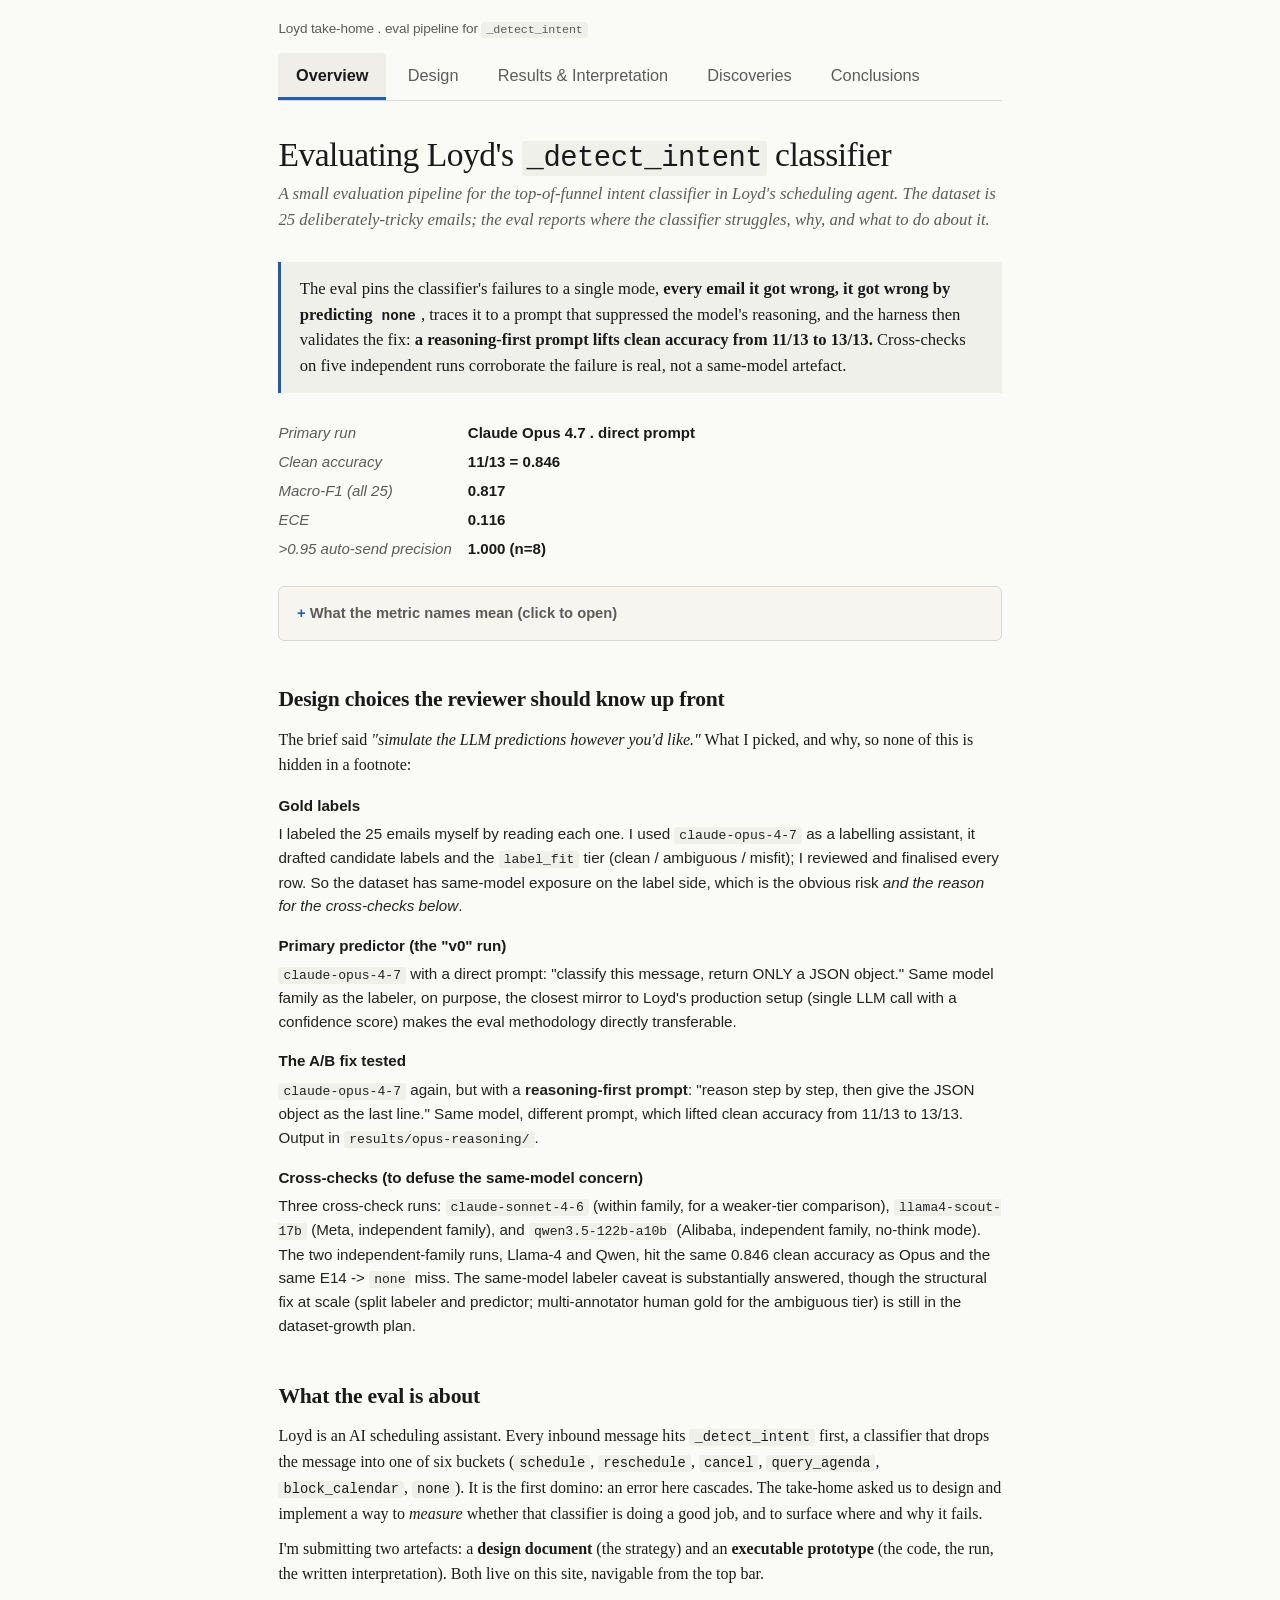
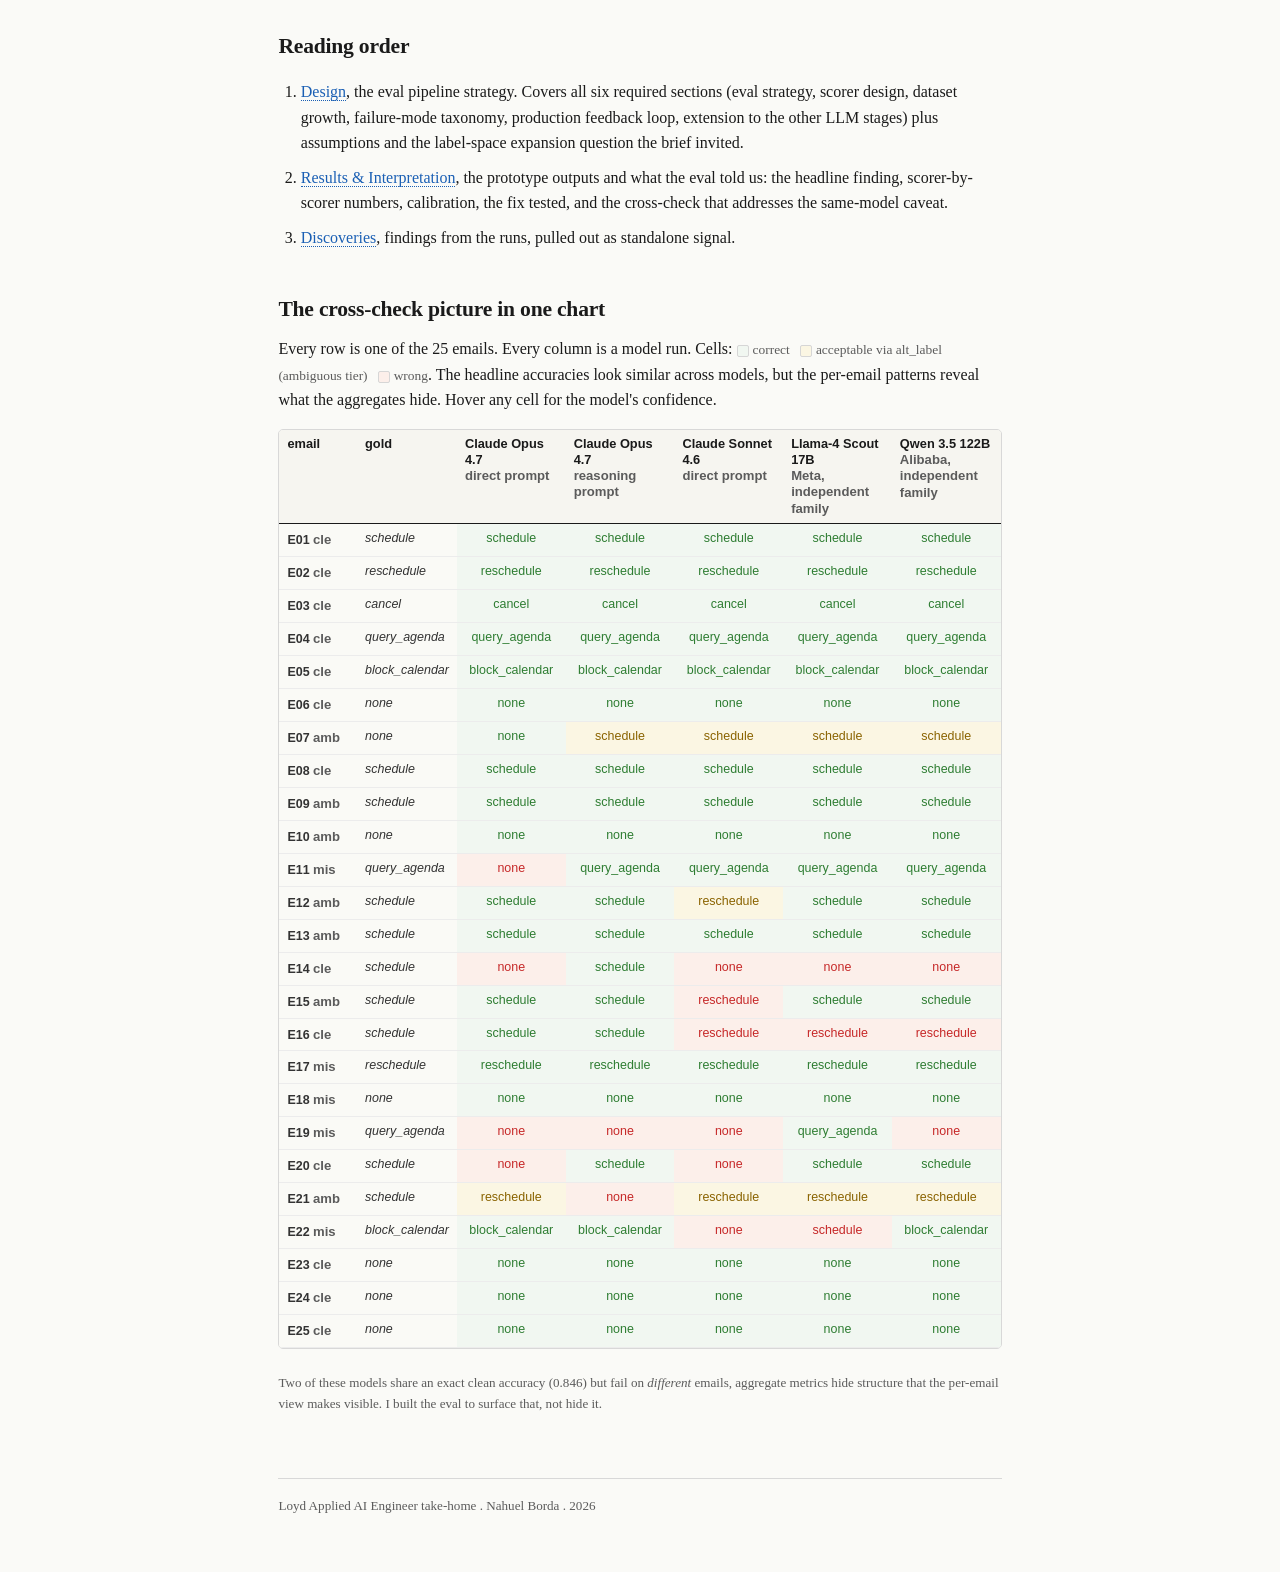
<file: index.html>
<!doctype html><html lang="en"><head><meta charset="utf-8"><title>Overview, Loyd take-home</title><link rel="stylesheet" href="style.css"><meta name="viewport" content="width=device-width,initial-scale=1"></head><body><header class="site-header">  <div class="brand">Loyd take-home . <span class="muted">eval pipeline for <code>_detect_intent</code></span></div>  <nav><a class="current" href="index.html">Overview</a><a class="" href="design.html">Design</a><a class="" href="results.html">Results & Interpretation</a><a class="" href="discoveries.html">Discoveries</a><a class="" href="conclusions.html">Conclusions</a></nav></header><main>
<h1>Evaluating Loyd's <code>_detect_intent</code> classifier</h1>
<p class="lede">A small evaluation pipeline for the top-of-funnel intent classifier in
Loyd's scheduling agent. The dataset is 25 deliberately-tricky emails; the eval reports
where the classifier struggles, why, and what to do about it.</p>

<div class="headline">
The eval pins the classifier's failures to a single mode, <strong>every email it got
wrong, it got wrong by predicting <code>none</code></strong>, traces it to a prompt
that suppressed the model's reasoning, and the harness then validates the fix:
<strong>a reasoning-first prompt lifts clean accuracy from 11/13 to 13/13.</strong>
Cross-checks on five independent runs corroborate the failure is real, not a
same-model artefact.
</div>

<div class="kv">
<dt>Primary run</dt><dd>Claude Opus 4.7 . direct prompt</dd>
<dt>Clean accuracy</dt><dd>11/13 = 0.846</dd>
<dt>Macro-F1 (all 25)</dt><dd>0.817</dd>
<dt>ECE</dt><dd>0.116</dd>
<dt>&gt;0.95 auto-send precision</dt><dd>1.000 (n=8)</dd>
</div>

<details class="glossary">
<summary>What the metric names mean (click to open)</summary>
<dl>
<dt>Clean accuracy</dt>
<dd>Accuracy on just the 13 "clean" rows (one obvious correct label per email). The
strict score, before any credit for either-way answers on ambiguous rows.</dd>

<dt>F1</dt>
<dd>The harmonic mean of <em>precision</em> (when the model predicts label X, how often
is it actually X?) and <em>recall</em> (of all the actual X emails, how many did the
model catch?). Between 0 and 1; high only when both precision and recall are high.</dd>

<dt>Macro-F1</dt>
<dd>The F1 for each of the 6 labels, averaged with equal weight, so the rare classes
count as much as the common ones. The alternative, <em>micro</em>-F1, would let
<code>none</code> (7 examples) dominate <code>cancel</code> (1 example); macro keeps
the imbalanced label space honest. Caveat: with <code>cancel</code> at n=1, macro is
high-variance, one prediction swings the score, so the report shows it next to the
per-class breakdown.</dd>

<dt>ECE, Expected Calibration Error</dt>
<dd>The gap between what the model says it knows and what it actually gets right. Bucket
predictions by confidence (0.5-0.7, 0.7-0.9, etc.); in each bucket compare mean
confidence to actual accuracy; weight by bucket size. Lower is better. 0.0 = perfect
calibration. Unstable at n=25, so it's reported alongside the reliability bins.</dd>

<dt>&gt;0.95 auto-send precision</dt>
<dd>Of the predictions the model made at &gt;95% confidence, what fraction were correct.
This is the slice Loyd's pipeline auto-sends with no human review, so it's the single
most decision-relevant number. The "auto-send n" is how many predictions landed in
that band.</dd>

<dt>HITL</dt>
<dd>Human In The Loop. Loyd's Approval Gate: low-confidence predictions get routed to
the user to review the draft before send. The routing threshold is what decides which
ones.</dd>

<dt>label_fit (clean / ambiguous / misfit)</dt>
<dd>My 3-tier annotation of how well the 6-label space fits each email. <em>Clean</em> =
one obvious label (13 emails). <em>Ambiguous</em> = two defensible labels, both
recorded (7 emails). <em>Misfit</em> = no label in the 6 fits (5 emails), the model is
forced to pick the least-wrong one. Almost half the dataset isn't clean, which is the
point, it's calibration material, not a leaderboard set.</dd>

<dt>Acceptable-set accuracy</dt>
<dd>For ambiguous rows, the model is credited for either the gold label OR the
documented alternate. Sits next to strict accuracy in the report, a model that always
picks the alternate isn't penalised for the ambiguity tier.</dd>
</dl>
</details>

<h2>Design choices the reviewer should know up front</h2>

<p>The brief said <em>"simulate the LLM predictions however you'd like."</em> What I
picked, and why, so none of this is hidden in a footnote:</p>

<dl class="choices">
<dt>Gold labels</dt>
<dd>I labeled the 25 emails myself by reading each one. I used <code>claude-opus-4-7</code>
as a labelling assistant, it drafted candidate labels and the <code>label_fit</code>
tier (clean / ambiguous / misfit); I reviewed and finalised every row. So the dataset
has same-model exposure on the label side, which is the obvious risk
<em>and the reason for the cross-checks below</em>.</dd>

<dt>Primary predictor (the "v0" run)</dt>
<dd><code>claude-opus-4-7</code> with a direct prompt: "classify this message, return ONLY
a JSON object." Same model family as the labeler, on purpose, the closest mirror to
Loyd's production setup (single LLM call with a confidence score) makes the eval
methodology directly transferable.</dd>

<dt>The A/B fix tested</dt>
<dd><code>claude-opus-4-7</code> again, but with a <strong>reasoning-first prompt</strong>:
"reason step by step, then give the JSON object as the last line." Same model,
different prompt, which lifted clean accuracy from 11/13 to 13/13. Output in
<code>results/opus-reasoning/</code>.</dd>

<dt>Cross-checks (to defuse the same-model concern)</dt>
<dd>Three cross-check runs: <code>claude-sonnet-4-6</code> (within family, for a
weaker-tier comparison), <code>llama4-scout-17b</code> (Meta, independent family), and
<code>qwen3.5-122b-a10b</code> (Alibaba, independent family, no-think mode). The two
independent-family runs, Llama-4 and Qwen, hit the same 0.846 clean accuracy as Opus
and the same E14 -&gt; <code>none</code> miss. The same-model labeler caveat is
substantially answered, though the structural fix at scale (split labeler and
predictor; multi-annotator human gold for the ambiguous tier) is still in the
dataset-growth plan.</dd>
</dl>

<h2>What the eval is about</h2>
<p>Loyd is an AI scheduling assistant. Every inbound message hits <code>_detect_intent</code>
first, a classifier that drops the message into one of six buckets (<code>schedule</code>,
<code>reschedule</code>, <code>cancel</code>, <code>query_agenda</code>,
<code>block_calendar</code>, <code>none</code>). It is the first domino: an error here
cascades. The take-home asked us to design and implement a way to <em>measure</em>
whether that classifier is doing a good job, and to surface where and why it fails.</p>

<p>I'm submitting two artefacts: a <strong>design document</strong> (the strategy) and an
<strong>executable prototype</strong> (the code, the run, the written interpretation).
Both live on this site, navigable from the top bar.</p>

<h2>Reading order</h2>
<ol>
<li><a href="design.html">Design</a>, the eval pipeline strategy. Covers all six
required sections (eval strategy, scorer design, dataset growth, failure-mode taxonomy,
production feedback loop, extension to the other LLM stages) plus assumptions and the
label-space expansion question the brief invited.</li>
<li><a href="results.html">Results &amp; Interpretation</a>, the prototype outputs and
what the eval told us: the headline finding, scorer-by-scorer numbers, calibration, the
fix tested, and the cross-check that addresses the same-model caveat.</li>
<li><a href="discoveries.html">Discoveries</a>, findings from the runs, pulled out
as standalone signal.</li>
</ol>

<h2>The cross-check picture in one chart</h2>
<p>Every row is one of the 25 emails. Every column is a model run. Cells:
<span class="legend"><span class="sw ok"></span>correct &nbsp;
<span class="sw alt"></span>acceptable via alt_label (ambiguous tier) &nbsp;
<span class="sw miss"></span>wrong</span>. The headline accuracies look similar across
models, but the per-email patterns reveal what the aggregates hide. Hover any cell for
the model's confidence.</p>

<div class="cross-check" style="grid-template-columns: 1fr 1fr  1.4fr 1.4fr 1.4fr 1.4fr 1.4fr;"><div class="h">email</div><div class="h">gold</div><div class="h">Claude Opus 4.7<br><span class="fine">direct prompt</span></div><div class="h">Claude Opus 4.7<br><span class="fine">reasoning prompt</span></div><div class="h">Claude Sonnet 4.6<br><span class="fine">direct prompt</span></div><div class="h">Llama-4 Scout 17B<br><span class="fine">Meta, independent family</span></div><div class="h">Qwen 3.5 122B<br><span class="fine">Alibaba, independent family</span></div><div class="c label" title="Hi loyd,

Looking to get a 30-min intro on the books between Reed and Lucas next week re: the slate deal. Zoom is fine. ">E01 <span class="fine">cle</span></div><div class="c gold">schedule</div><div class="c ok" title="conf 0.96">schedule</div><div class="c ok" title="conf 0.97">schedule</div><div class="c ok" title="conf 0.92">schedule</div><div class="c ok" title="conf 0.90">schedule</div><div class="c ok" title="conf 0.95">schedule</div><div class="c label" title="Hi loyd,

Lucas got pulled into a screening — can we push this to later in the week? Thu or Fri would work better.

Than">E02 <span class="fine">cle</span></div><div class="c gold">reschedule</div><div class="c ok" title="conf 0.97">reschedule</div><div class="c ok" title="conf 0.97">reschedule</div><div class="c ok" title="conf 0.97">reschedule</div><div class="c ok" title="conf 0.90">reschedule</div><div class="c ok" title="conf 0.95">reschedule</div><div class="c label" title="loyd,

Gonna have to cancel tomorrow's prep call. Ben's flying out for a label meeting that just came through. Will circ">E03 <span class="fine">cle</span></div><div class="c gold">cancel</div><div class="c ok" title="conf 0.97">cancel</div><div class="c ok" title="conf 0.82">cancel</div><div class="c ok" title="conf 0.95">cancel</div><div class="c ok" title="conf 0.90">cancel</div><div class="c ok" title="conf 0.95">cancel</div><div class="c label" title="what do i have on thursday?">E04 <span class="fine">cle</span></div><div class="c gold">query_agenda</div><div class="c ok" title="conf 0.97">query_agenda</div><div class="c ok" title="conf 0.97">query_agenda</div><div class="c ok" title="conf 0.97">query_agenda</div><div class="c ok" title="conf 0.90">query_agenda</div><div class="c ok" title="conf 0.98">query_agenda</div><div class="c label" title="block monday 2-4 for the screening review pls">E05 <span class="fine">cle</span></div><div class="c gold">block_calendar</div><div class="c ok" title="conf 0.97">block_calendar</div><div class="c ok" title="conf 0.97">block_calendar</div><div class="c ok" title="conf 0.95">block_calendar</div><div class="c ok" title="conf 0.90">block_calendar</div><div class="c ok" title="conf 0.95">block_calendar</div><div class="c label" title="Today's top stories:

1. Indie studio closes $300M co-fi deal with European group — biggest indie close of the year
2. M">E06 <span class="fine">cle</span></div><div class="c gold">none</div><div class="c ok" title="conf 0.99">none</div><div class="c ok" title="conf 0.99">none</div><div class="c ok" title="conf 0.99">none</div><div class="c ok" title="conf 0.99">none</div><div class="c ok" title="conf 0.95">none</div><div class="c label" title="Hey Reed,

Hannah mentioned you wanted to connect on the slate co-fi. Let me know what makes sense from your end.

Theo">E07 <span class="fine">amb</span></div><div class="c gold">none</div><div class="c ok" title="conf 0.55">none</div><div class="c alt" title="acceptable via alt_label . conf 0.62">schedule</div><div class="c alt" title="acceptable via alt_label . conf 0.72">schedule</div><div class="c alt" title="acceptable via alt_label . conf 0.70">schedule</div><div class="c alt" title="acceptable via alt_label . conf 0.85">schedule</div><div class="c label" title="Sounds good — happy to chat.">E08 <span class="fine">cle</span></div><div class="c gold">schedule</div><div class="c ok" title="conf 0.62">schedule</div><div class="c ok" title="conf 0.78">schedule</div><div class="c ok" title="conf 0.72">schedule</div><div class="c ok" title="conf 0.80">schedule</div><div class="c ok" title="conf 0.85">schedule</div><div class="c label" title="reed — been meaning to circle back on lunch. let me know when you're around, no rush. would love to catch up on the tale">E09 <span class="fine">amb</span></div><div class="c gold">schedule</div><div class="c ok" title="conf 0.72">schedule</div><div class="c ok" title="conf 0.82">schedule</div><div class="c ok" title="conf 0.72">schedule</div><div class="c ok" title="conf 0.70">schedule</div><div class="c ok" title="conf 0.85">schedule</div><div class="c label" title="Hey,

Just wanted to confirm Reed saw the project deck we sent Monday for the Q4 release. Happy to jump on a quick call ">E10 <span class="fine">amb</span></div><div class="c gold">none</div><div class="c ok" title="conf 0.62">none</div><div class="c ok" title="conf 0.70">none</div><div class="c ok" title="conf 0.72">none</div><div class="c ok" title="conf 0.90">none</div><div class="c ok" title="conf 0.85">none</div><div class="c label" title="Quick question — is this still on?">E11 <span class="fine">mis</span></div><div class="c gold">query_agenda</div><div class="c miss" title="conf 0.62">none</div><div class="c ok" title="conf 0.55">query_agenda</div><div class="c ok" title="conf 0.72">query_agenda</div><div class="c ok" title="conf 0.80">query_agenda</div><div class="c ok" title="conf 0.85">query_agenda</div><div class="c label" title="next week?">E12 <span class="fine">amb</span></div><div class="c gold">schedule</div><div class="c ok" title="conf 0.60">schedule</div><div class="c ok" title="conf 0.85">schedule</div><div class="c alt" title="acceptable via alt_label . conf 0.62">reschedule</div><div class="c ok" title="conf 0.70">schedule</div><div class="c ok" title="conf 0.85">schedule</div><div class="c label" title="reed — wanted to circle back on the co-fi deal we kicked around last quarter. would be great to catch up in person when ">E13 <span class="fine">amb</span></div><div class="c gold">schedule</div><div class="c ok" title="conf 0.78">schedule</div><div class="c ok" title="conf 0.88">schedule</div><div class="c ok" title="conf 0.85">schedule</div><div class="c ok" title="conf 0.80">schedule</div><div class="c ok" title="conf 0.90">schedule</div><div class="c label" title="Let me check with my team and get back to you tomorrow — we're juggling a few release windows.">E14 <span class="fine">cle</span></div><div class="c gold">schedule</div><div class="c miss" title="conf 0.78">none</div><div class="c ok" title="conf 0.82">schedule</div><div class="c miss" title="conf 0.87">none</div><div class="c miss" title="conf 0.80">none</div><div class="c miss" title="conf 0.85">none</div><div class="c label" title="Hi loyd, looping in Hannah from our side as well — she'll be the lead on this and should be on the meeting.

Thanks, Ali">E15 <span class="fine">amb</span></div><div class="c gold">schedule</div><div class="c ok" title="conf 0.78">schedule</div><div class="c ok" title="conf 0.82">schedule</div><div class="c miss" title="conf 0.45">reschedule</div><div class="c ok" title="conf 0.90">schedule</div><div class="c ok" title="conf 0.90">schedule</div><div class="c label" title="Hey, none of those work — Maya's on the European leg through end of month. Can you share times for the first week of Jun">E16 <span class="fine">cle</span></div><div class="c gold">schedule</div><div class="c ok" title="conf 0.72">schedule</div><div class="c ok" title="conf 0.88">schedule</div><div class="c miss" title="conf 0.82">reschedule</div><div class="c miss" title="conf 0.90">reschedule</div><div class="c miss" title="conf 0.90">reschedule</div><div class="c label" title="actually ben isn't going to make this one — he's on a label call. just keep it as me and alice.">E17 <span class="fine">mis</span></div><div class="c gold">reschedule</div><div class="c ok" title="conf 0.55">reschedule</div><div class="c ok" title="conf 0.55">reschedule</div><div class="c ok" title="conf 0.41">reschedule</div><div class="c ok" title="conf 0.80">reschedule</div><div class="c ok" title="conf 0.75">reschedule</div><div class="c label" title="Can you send a heads up to the team that I'll be 10 min late tomorrow? Coming off another call. Don't move anything, jus">E18 <span class="fine">mis</span></div><div class="c gold">none</div><div class="c ok" title="conf 0.82">none</div><div class="c ok" title="conf 0.78">none</div><div class="c ok" title="conf 0.82">none</div><div class="c ok" title="conf 0.80">none</div><div class="c ok" title="conf 0.85">none</div><div class="c label" title="Just confirming — is the meeting Zoom or in person? Lucas needs to know for prep.">E19 <span class="fine">mis</span></div><div class="c gold">query_agenda</div><div class="c miss" title="conf 0.78">none</div><div class="c miss" title="conf 0.60">none</div><div class="c miss" title="conf 0.82">none</div><div class="c ok" title="conf 0.80">query_agenda</div><div class="c miss" title="conf 0.85">none</div><div class="c label" title="Locked in. See you Wednesday.">E20 <span class="fine">cle</span></div><div class="c gold">schedule</div><div class="c miss" title="conf 0.82">none</div><div class="c ok" title="conf 0.85">schedule</div><div class="c miss" title="conf 0.72">none</div><div class="c ok" title="conf 0.90">schedule</div><div class="c ok" title="conf 0.85">schedule</div><div class="c label" title="Tuesday 2pm doesn't work for me but let me find someone else from our side to take it. Will let you know who.">E21 <span class="fine">amb</span></div><div class="c gold">schedule</div><div class="c alt" title="acceptable via alt_label . conf 0.55">reschedule</div><div class="c miss" title="conf 0.55">none</div><div class="c alt" title="acceptable via alt_label . conf 0.52">reschedule</div><div class="c alt" title="acceptable via alt_label . conf 0.80">reschedule</div><div class="c alt" title="acceptable via alt_label . conf 0.85">reschedule</div><div class="c label" title="remind me to send the executed deal to alice on friday">E22 <span class="fine">mis</span></div><div class="c gold">block_calendar</div><div class="c ok" title="conf 0.45">block_calendar</div><div class="c ok" title="conf 0.50">block_calendar</div><div class="c miss" title="conf 0.82">none</div><div class="c miss" title="conf 0.60">schedule</div><div class="c ok" title="conf 0.75">block_calendar</div><div class="c label" title="Hi Reed Martin,

Ben Carter has requested your signature on a document: 'Talent Representation Agreement — 2026'.

[Revi">E23 <span class="fine">cle</span></div><div class="c gold">none</div><div class="c ok" title="conf 0.98">none</div><div class="c ok" title="conf 0.98">none</div><div class="c ok" title="conf 0.99">none</div><div class="c ok" title="conf 0.90">none</div><div class="c ok" title="conf 0.95">none</div><div class="c label" title="Hi Reed,

We've received your submission for Project SR (Director: M. Cleves). Programming committee meets in the next 4">E24 <span class="fine">cle</span></div><div class="c gold">none</div><div class="c ok" title="conf 0.95">none</div><div class="c ok" title="conf 0.97">none</div><div class="c ok" title="conf 0.97">none</div><div class="c ok" title="conf 0.90">none</div><div class="c ok" title="conf 0.95">none</div><div class="c label" title="reed — wanted to say great work on the slate pitch last night. team is buzzing about the second-window project. talk soo">E25 <span class="fine">cle</span></div><div class="c gold">none</div><div class="c ok" title="conf 0.97">none</div><div class="c ok" title="conf 0.92">none</div><div class="c ok" title="conf 0.97">none</div><div class="c ok" title="conf 0.90">none</div><div class="c ok" title="conf 0.95">none</div></div>

<p class="fine">Two of these models share an exact clean accuracy (0.846) but fail on
<em>different</em> emails, aggregate metrics hide structure that the per-email view
makes visible. I built the eval to surface that, not hide it.</p>

</main><footer><div class="muted fine">Loyd Applied AI Engineer take-home . Nahuel Borda . 2026</div></footer></body></html>
</file>
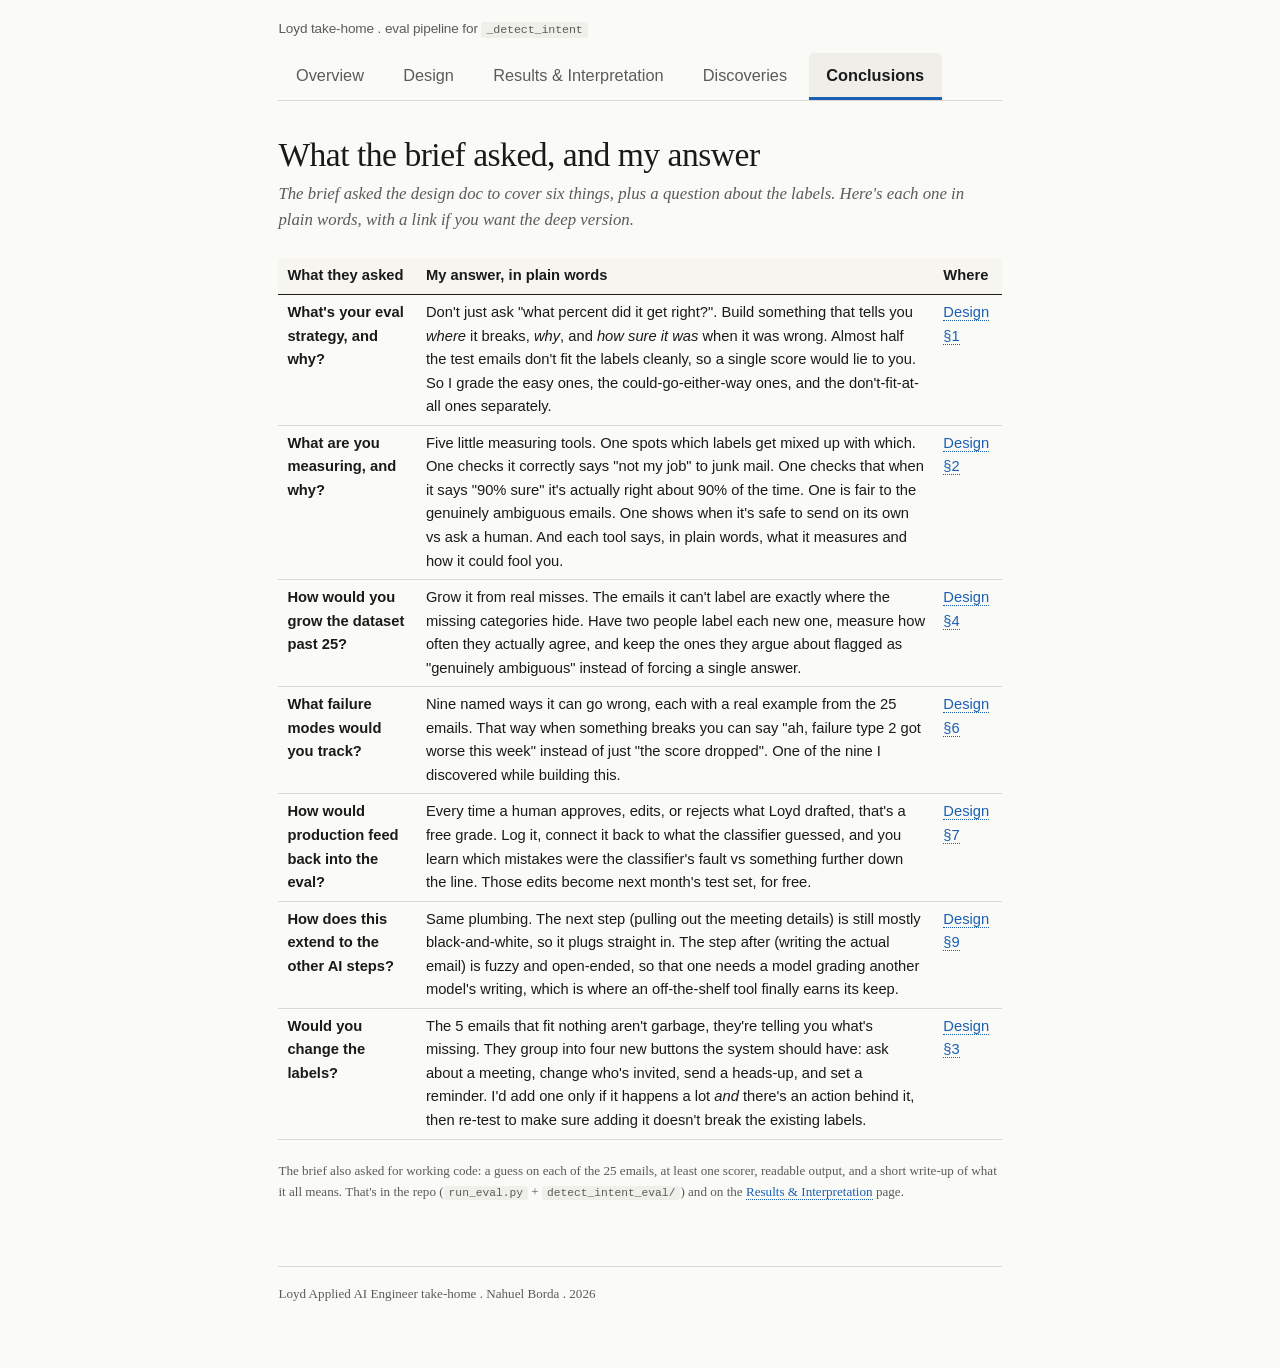
<file: conclusions.html>
<!doctype html><html lang="en"><head><meta charset="utf-8"><title>Conclusions, Loyd take-home</title><link rel="stylesheet" href="style.css"><meta name="viewport" content="width=device-width,initial-scale=1"></head><body><header class="site-header">  <div class="brand">Loyd take-home . <span class="muted">eval pipeline for <code>_detect_intent</code></span></div>  <nav><a class="" href="index.html">Overview</a><a class="" href="design.html">Design</a><a class="" href="results.html">Results & Interpretation</a><a class="" href="discoveries.html">Discoveries</a><a class="current" href="conclusions.html">Conclusions</a></nav></header><main>

<h1>What the brief asked, and my answer</h1>
<p class="lede">The brief asked the design doc to cover six things, plus a question about
the labels. Here's each one in plain words, with a link if you want the deep version.</p>

<table>
<tr><th>What they asked</th><th>My answer, in plain words</th><th>Where</th></tr>

<tr><td><strong>What's your eval strategy, and why?</strong></td>
<td>Don't just ask "what percent did it get right?". Build something that tells you <em>where</em> it breaks, <em>why</em>, and <em>how sure it was</em> when it was wrong. Almost half the test emails don't fit the labels cleanly, so a single score would lie to you. So I grade the easy ones, the could-go-either-way ones, and the don't-fit-at-all ones separately.</td>
<td><a href="design.html#strategy">Design &sect;1</a></td></tr>

<tr><td><strong>What are you measuring, and why?</strong></td>
<td>Five little measuring tools. One spots which labels get mixed up with which. One checks it correctly says "not my job" to junk mail. One checks that when it says "90% sure" it's actually right about 90% of the time. One is fair to the genuinely ambiguous emails. One shows when it's safe to send on its own vs ask a human. And each tool says, in plain words, what it measures and how it could fool you.</td>
<td><a href="design.html#scorers">Design &sect;2</a></td></tr>

<tr><td><strong>How would you grow the dataset past 25?</strong></td>
<td>Grow it from real misses. The emails it can't label are exactly where the missing categories hide. Have two people label each new one, measure how often they actually agree, and keep the ones they argue about flagged as "genuinely ambiguous" instead of forcing a single answer.</td>
<td><a href="design.html#dataset">Design &sect;4</a></td></tr>

<tr><td><strong>What failure modes would you track?</strong></td>
<td>Nine named ways it can go wrong, each with a real example from the 25 emails. That way when something breaks you can say "ah, failure type 2 got worse this week" instead of just "the score dropped". One of the nine I discovered while building this.</td>
<td><a href="design.html#taxonomy">Design &sect;6</a></td></tr>

<tr><td><strong>How would production feed back into the eval?</strong></td>
<td>Every time a human approves, edits, or rejects what Loyd drafted, that's a free grade. Log it, connect it back to what the classifier guessed, and you learn which mistakes were the classifier's fault vs something further down the line. Those edits become next month's test set, for free.</td>
<td><a href="design.html#feedback">Design &sect;7</a></td></tr>

<tr><td><strong>How does this extend to the other AI steps?</strong></td>
<td>Same plumbing. The next step (pulling out the meeting details) is still mostly black-and-white, so it plugs straight in. The step after (writing the actual email) is fuzzy and open-ended, so that one needs a model grading another model's writing, which is where an off-the-shelf tool finally earns its keep.</td>
<td><a href="design.html#extension">Design &sect;9</a></td></tr>

<tr><td><strong>Would you change the labels?</strong></td>
<td>The 5 emails that fit nothing aren't garbage, they're telling you what's missing. They group into four new buttons the system should have: ask about a meeting, change who's invited, send a heads-up, and set a reminder. I'd add one only if it happens a lot <em>and</em> there's an action behind it, then re-test to make sure adding it doesn't break the existing labels.</td>
<td><a href="design.html#labelspace">Design &sect;3</a></td></tr>
</table>

<p class="fine">The brief also asked for working code: a guess on each of the 25 emails, at
least one scorer, readable output, and a short write-up of what it all means. That's in
the repo (<code>run_eval.py</code> + <code>detect_intent_eval/</code>) and on the
<a href="results.html">Results &amp; Interpretation</a> page.</p>

</main><footer><div class="muted fine">Loyd Applied AI Engineer take-home . Nahuel Borda . 2026</div></footer></body></html>
</file>
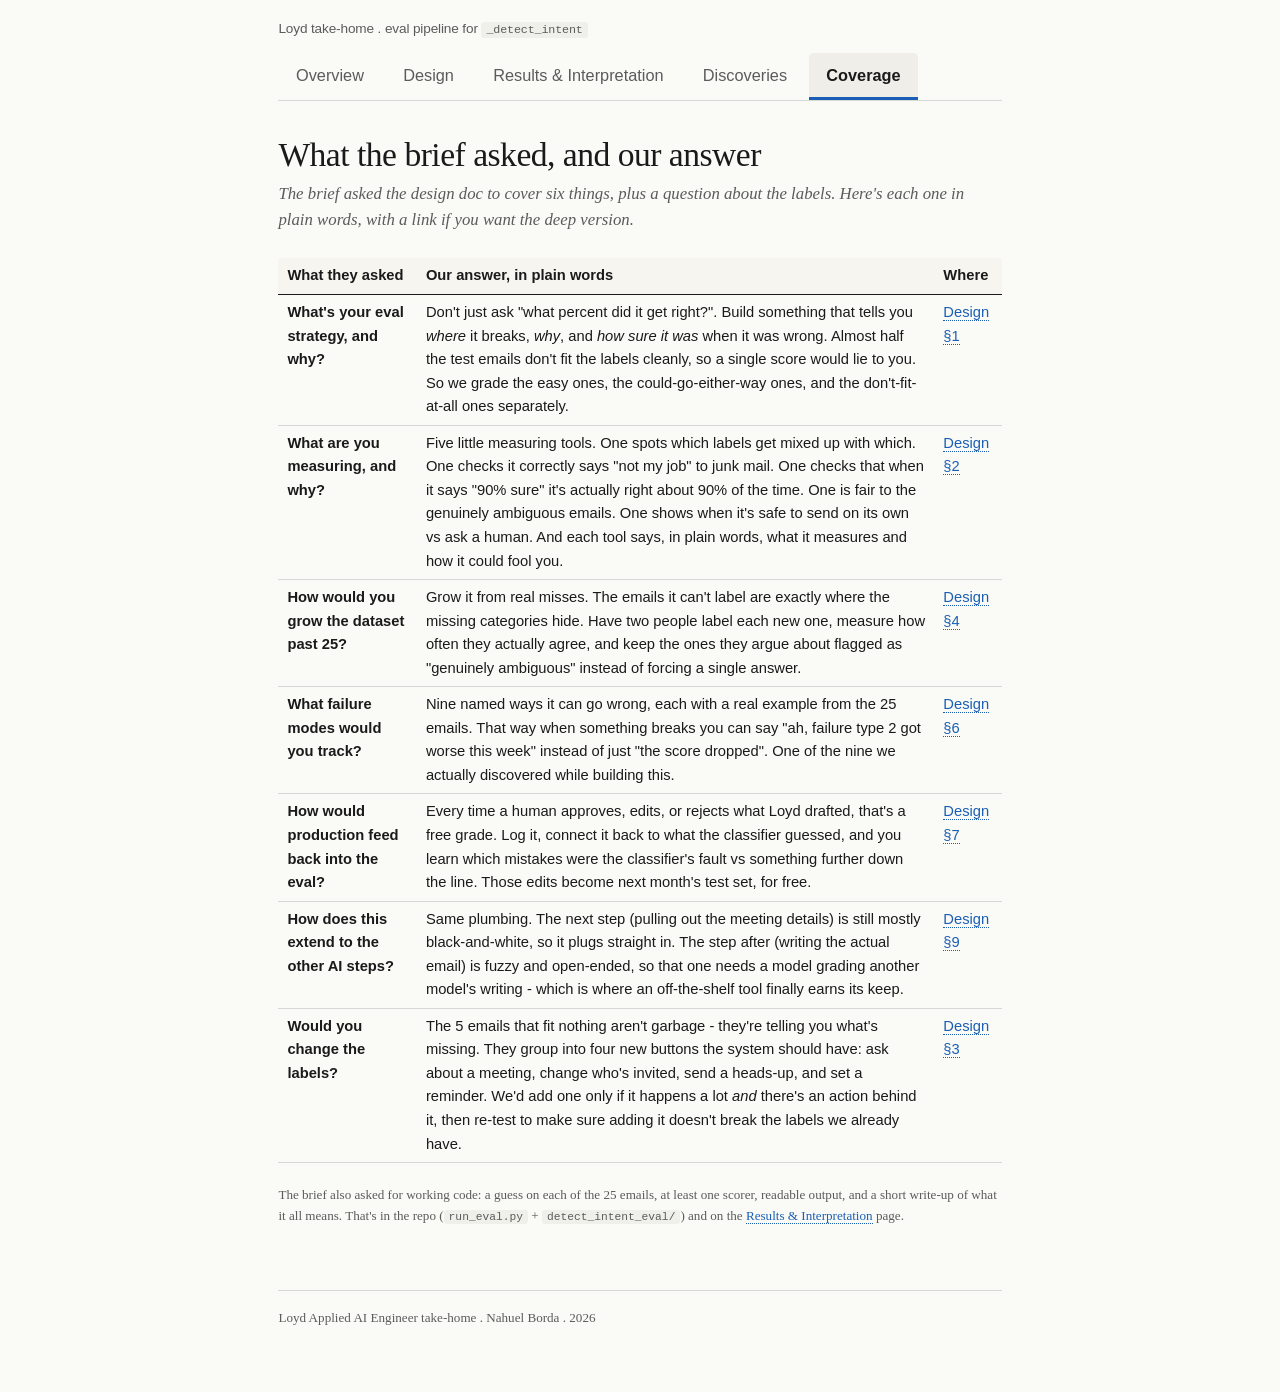
<file: coverage.html>
<!doctype html><html lang="en"><head><meta charset="utf-8"><title>Coverage - Loyd take-home</title><link rel="stylesheet" href="style.css"><meta name="viewport" content="width=device-width,initial-scale=1"></head><body><header class="site-header">  <div class="brand">Loyd take-home . <span class="muted">eval pipeline for <code>_detect_intent</code></span></div>  <nav><a class="" href="index.html">Overview</a><a class="" href="design.html">Design</a><a class="" href="results.html">Results & Interpretation</a><a class="" href="discoveries.html">Discoveries</a><a class="current" href="coverage.html">Coverage</a></nav></header><main>

<h1>What the brief asked, and our answer</h1>
<p class="lede">The brief asked the design doc to cover six things, plus a question about
the labels. Here's each one in plain words, with a link if you want the deep version.</p>

<table>
<tr><th>What they asked</th><th>Our answer, in plain words</th><th>Where</th></tr>

<tr><td><strong>What's your eval strategy, and why?</strong></td>
<td>Don't just ask "what percent did it get right?". Build something that tells you <em>where</em> it breaks, <em>why</em>, and <em>how sure it was</em> when it was wrong. Almost half the test emails don't fit the labels cleanly, so a single score would lie to you. So we grade the easy ones, the could-go-either-way ones, and the don't-fit-at-all ones separately.</td>
<td><a href="design.html#strategy">Design &sect;1</a></td></tr>

<tr><td><strong>What are you measuring, and why?</strong></td>
<td>Five little measuring tools. One spots which labels get mixed up with which. One checks it correctly says "not my job" to junk mail. One checks that when it says "90% sure" it's actually right about 90% of the time. One is fair to the genuinely ambiguous emails. One shows when it's safe to send on its own vs ask a human. And each tool says, in plain words, what it measures and how it could fool you.</td>
<td><a href="design.html#scorers">Design &sect;2</a></td></tr>

<tr><td><strong>How would you grow the dataset past 25?</strong></td>
<td>Grow it from real misses. The emails it can't label are exactly where the missing categories hide. Have two people label each new one, measure how often they actually agree, and keep the ones they argue about flagged as "genuinely ambiguous" instead of forcing a single answer.</td>
<td><a href="design.html#dataset">Design &sect;4</a></td></tr>

<tr><td><strong>What failure modes would you track?</strong></td>
<td>Nine named ways it can go wrong, each with a real example from the 25 emails. That way when something breaks you can say "ah, failure type 2 got worse this week" instead of just "the score dropped". One of the nine we actually discovered while building this.</td>
<td><a href="design.html#taxonomy">Design &sect;6</a></td></tr>

<tr><td><strong>How would production feed back into the eval?</strong></td>
<td>Every time a human approves, edits, or rejects what Loyd drafted, that's a free grade. Log it, connect it back to what the classifier guessed, and you learn which mistakes were the classifier's fault vs something further down the line. Those edits become next month's test set, for free.</td>
<td><a href="design.html#feedback">Design &sect;7</a></td></tr>

<tr><td><strong>How does this extend to the other AI steps?</strong></td>
<td>Same plumbing. The next step (pulling out the meeting details) is still mostly black-and-white, so it plugs straight in. The step after (writing the actual email) is fuzzy and open-ended, so that one needs a model grading another model's writing - which is where an off-the-shelf tool finally earns its keep.</td>
<td><a href="design.html#extension">Design &sect;9</a></td></tr>

<tr><td><strong>Would you change the labels?</strong></td>
<td>The 5 emails that fit nothing aren't garbage - they're telling you what's missing. They group into four new buttons the system should have: ask about a meeting, change who's invited, send a heads-up, and set a reminder. We'd add one only if it happens a lot <em>and</em> there's an action behind it, then re-test to make sure adding it doesn't break the labels we already have.</td>
<td><a href="design.html#labelspace">Design &sect;3</a></td></tr>
</table>

<p class="fine">The brief also asked for working code: a guess on each of the 25 emails, at
least one scorer, readable output, and a short write-up of what it all means. That's in
the repo (<code>run_eval.py</code> + <code>detect_intent_eval/</code>) and on the
<a href="results.html">Results &amp; Interpretation</a> page.</p>

</main><footer><div class="muted fine">Loyd Applied AI Engineer take-home . Nahuel Borda . 2026</div></footer></body></html>
</file>
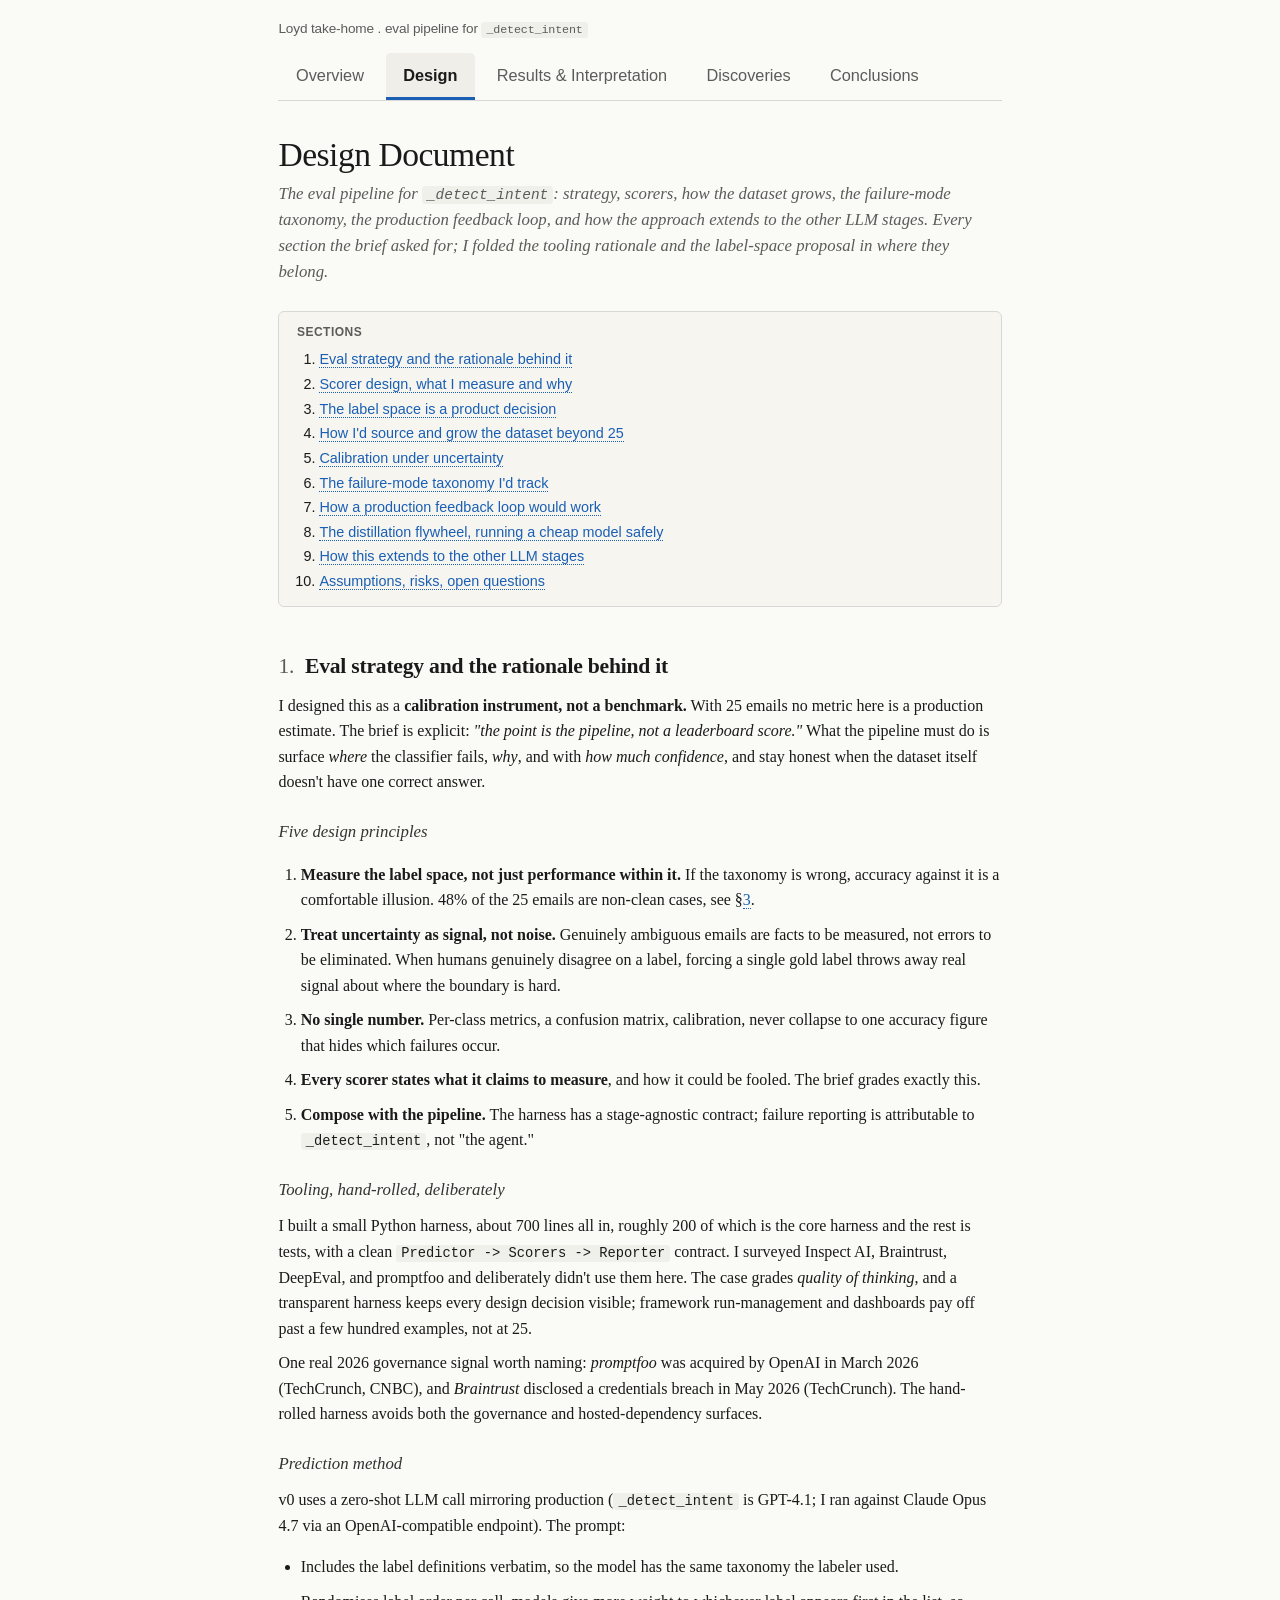
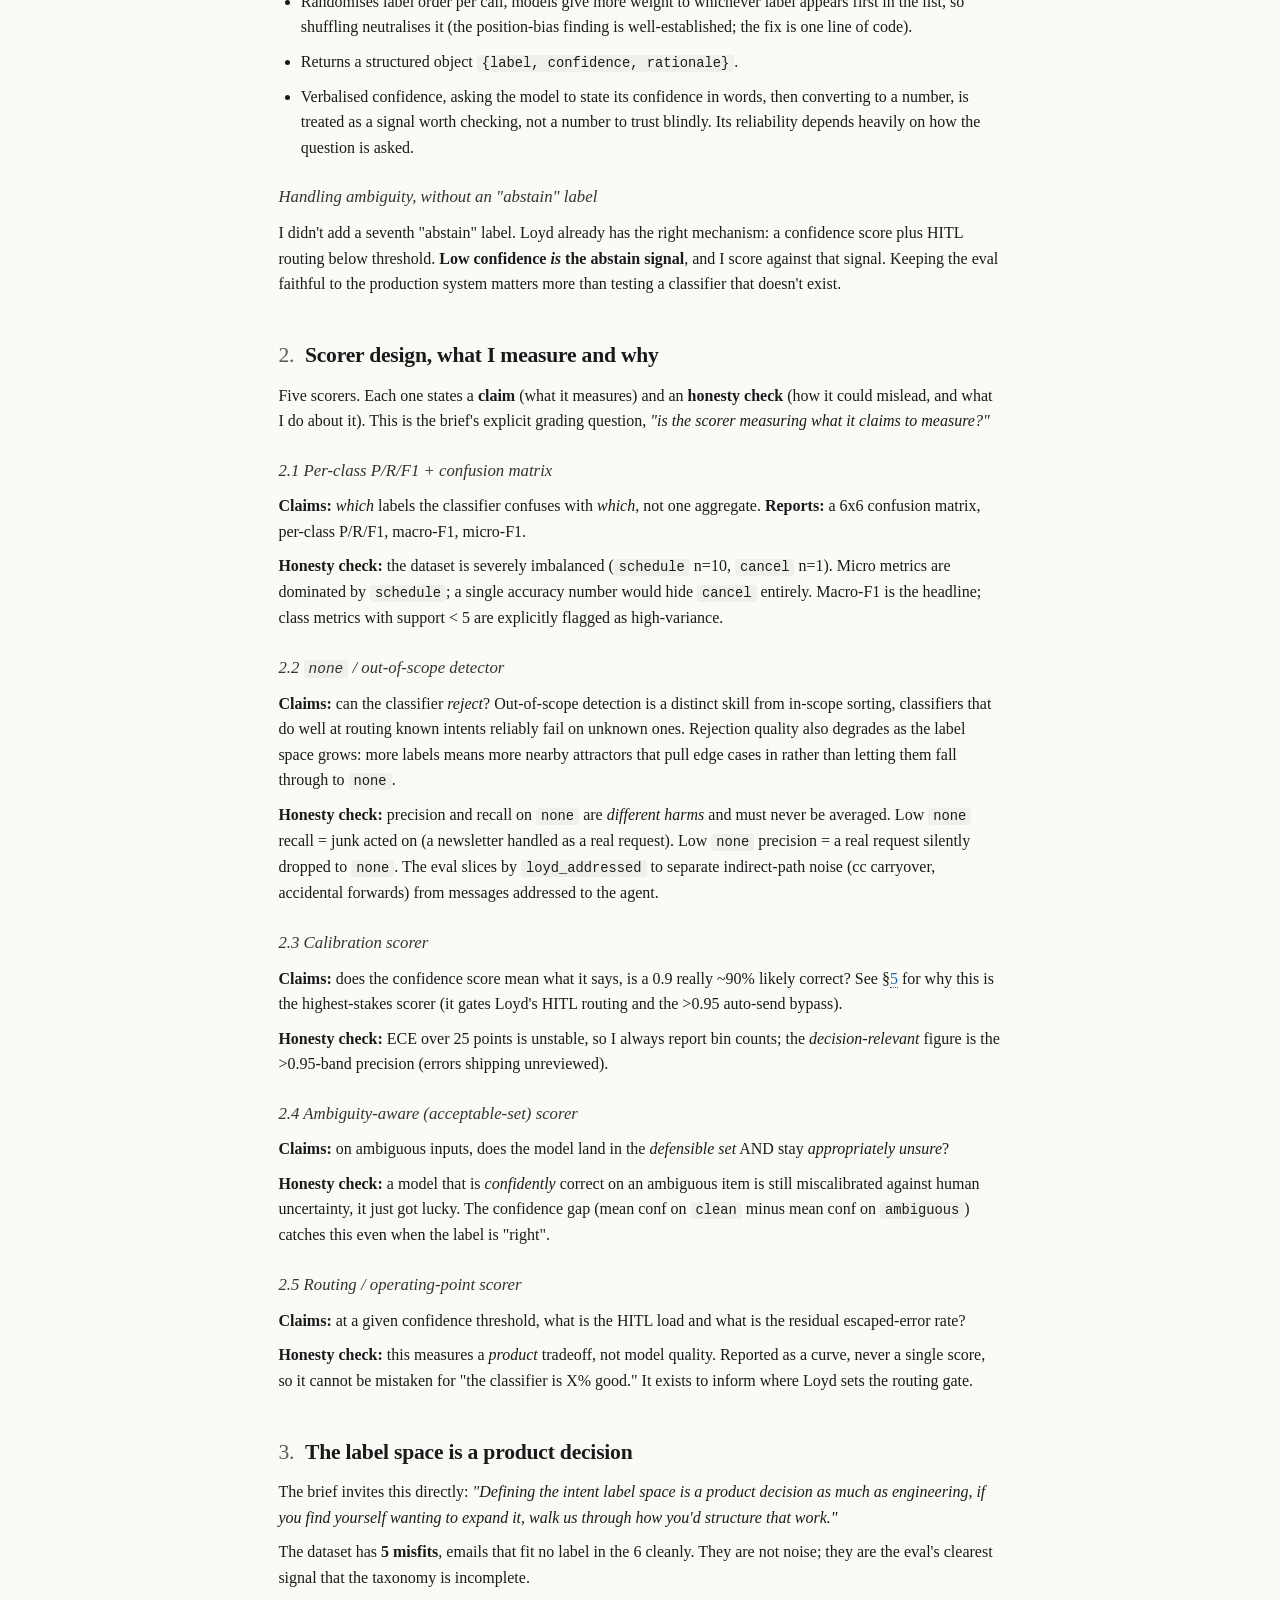
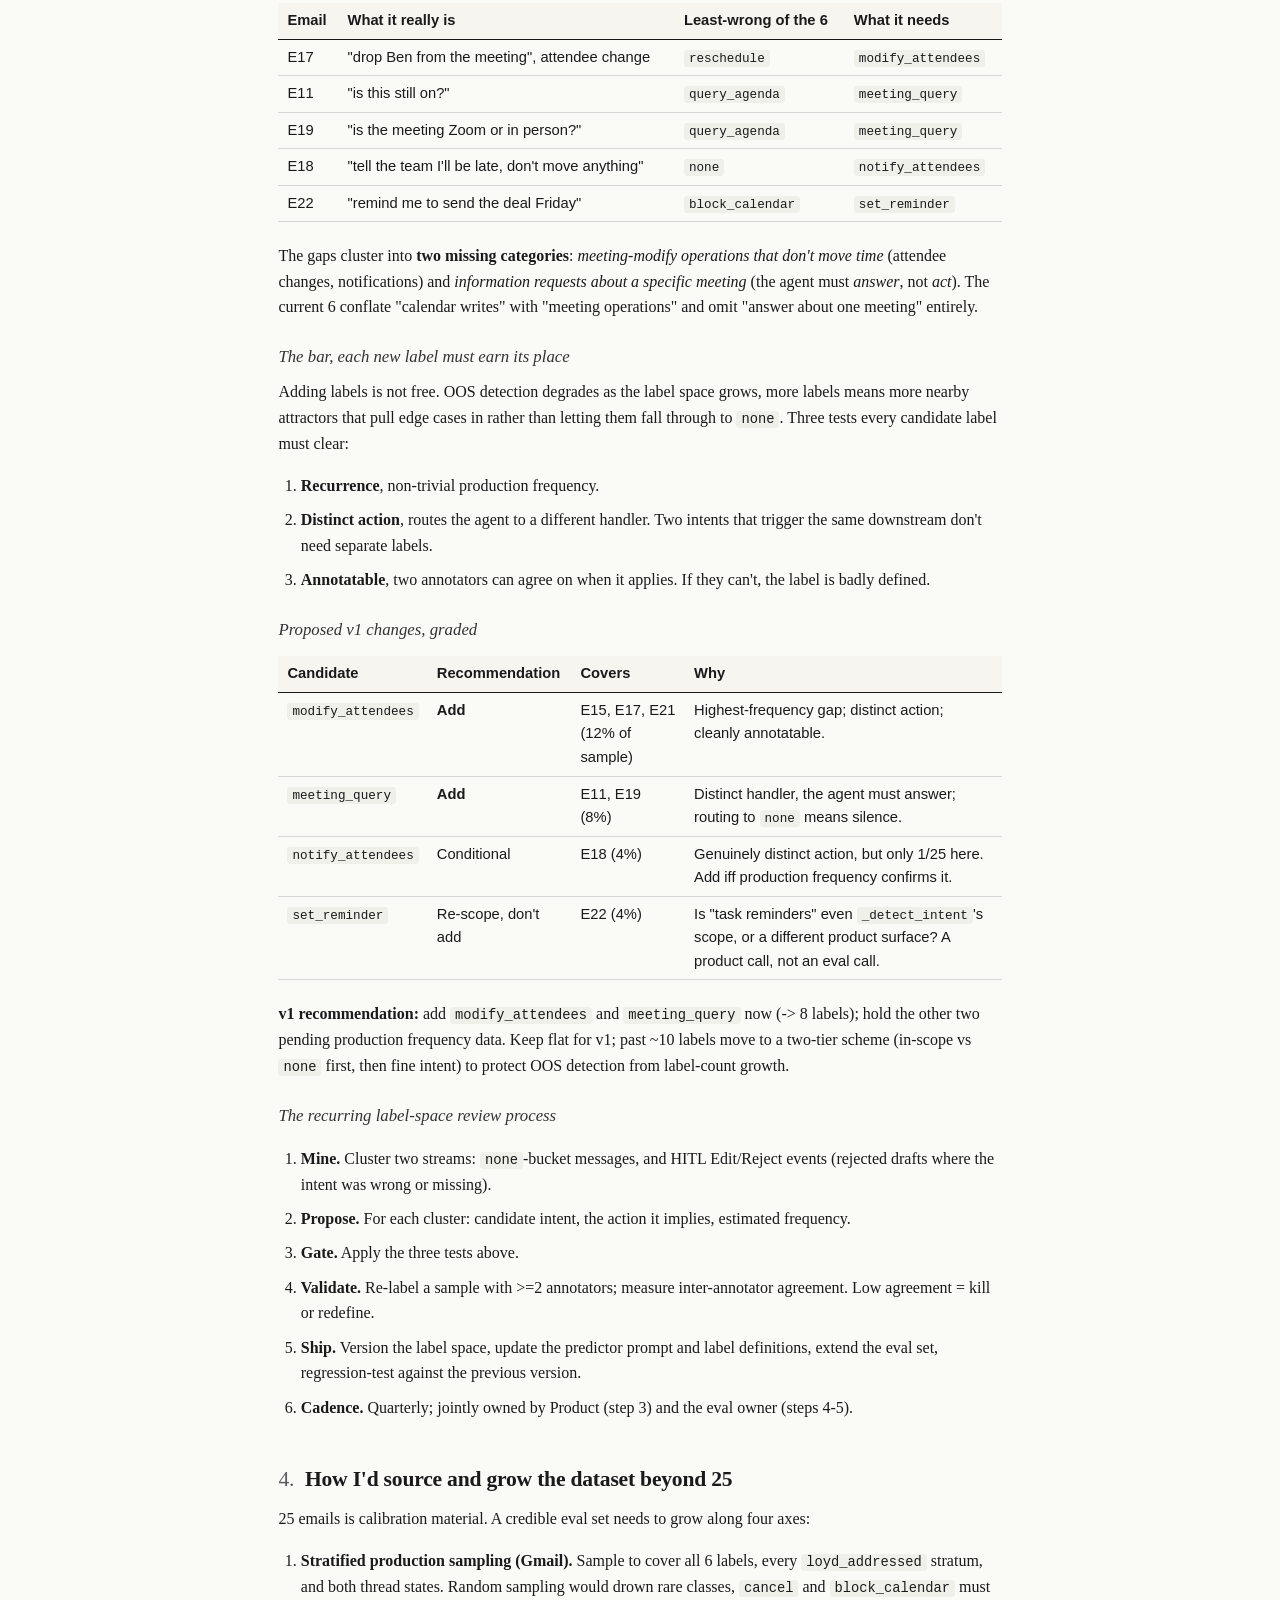
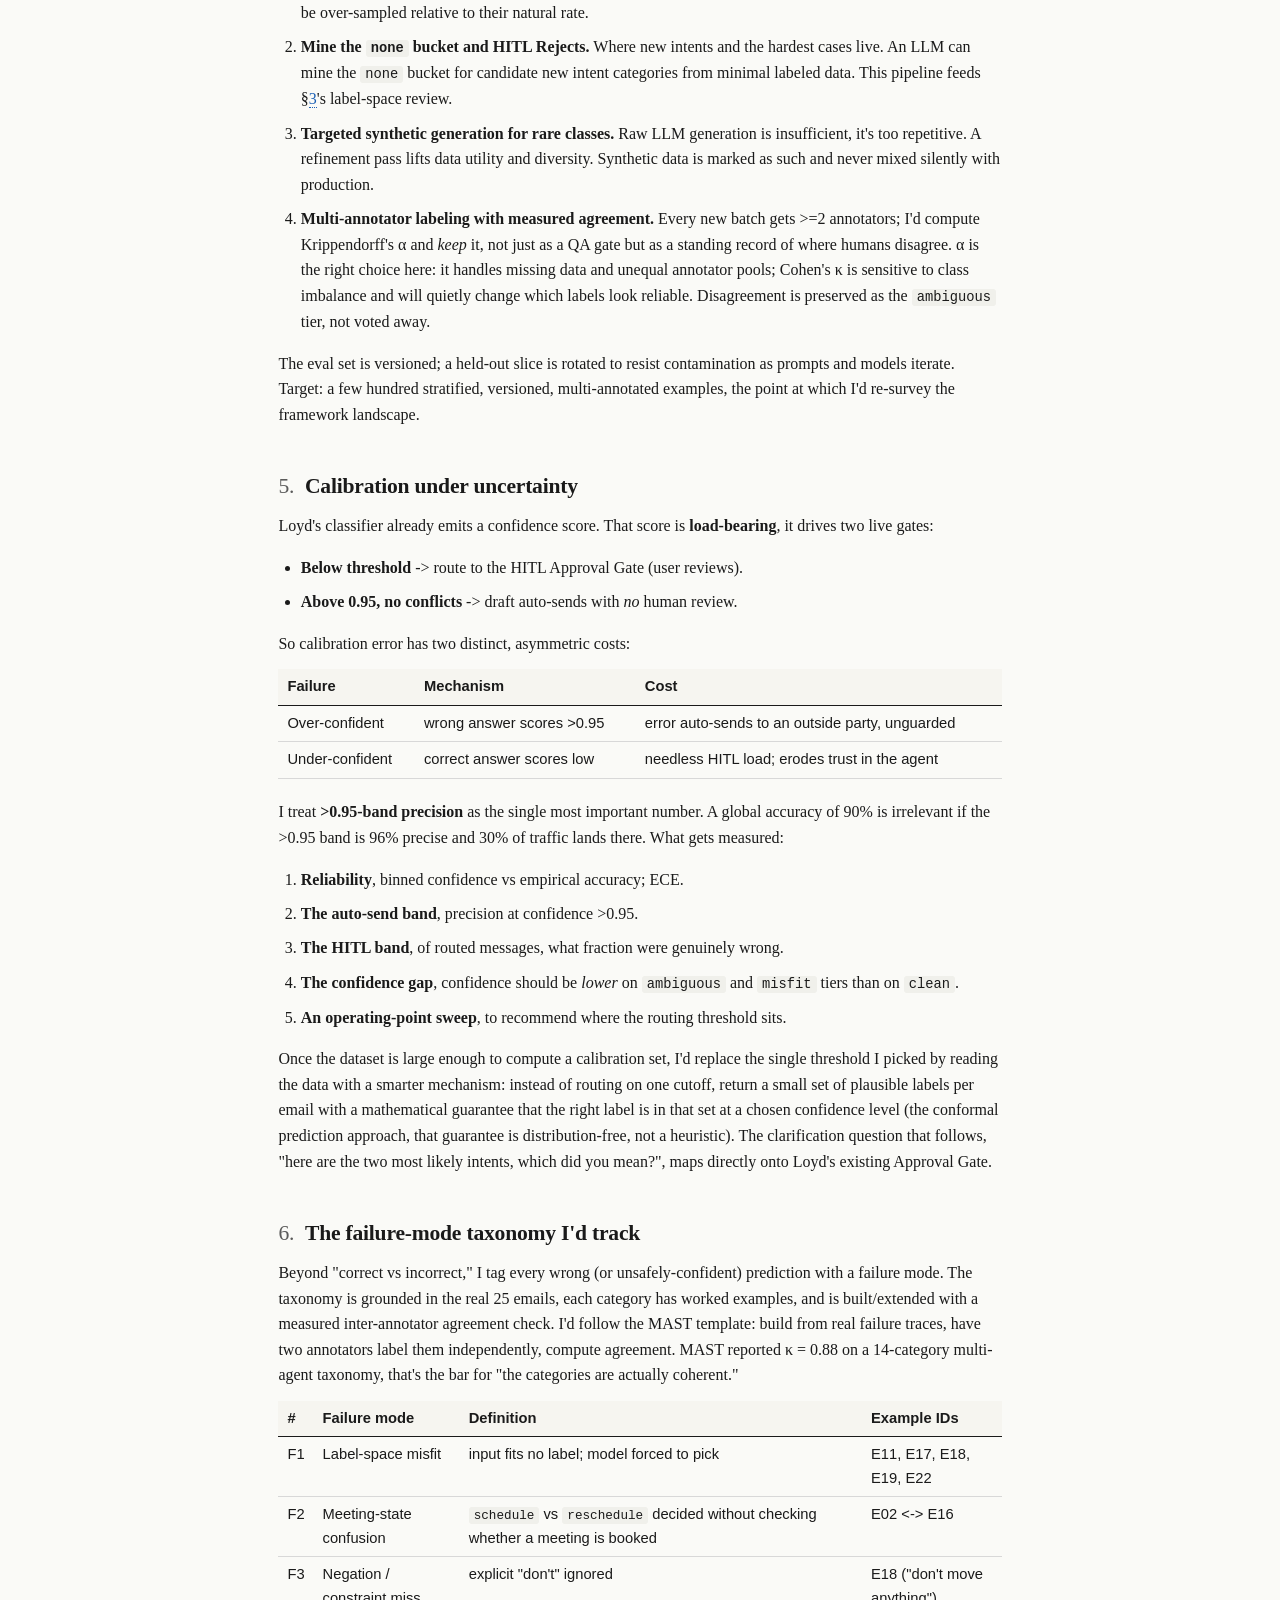
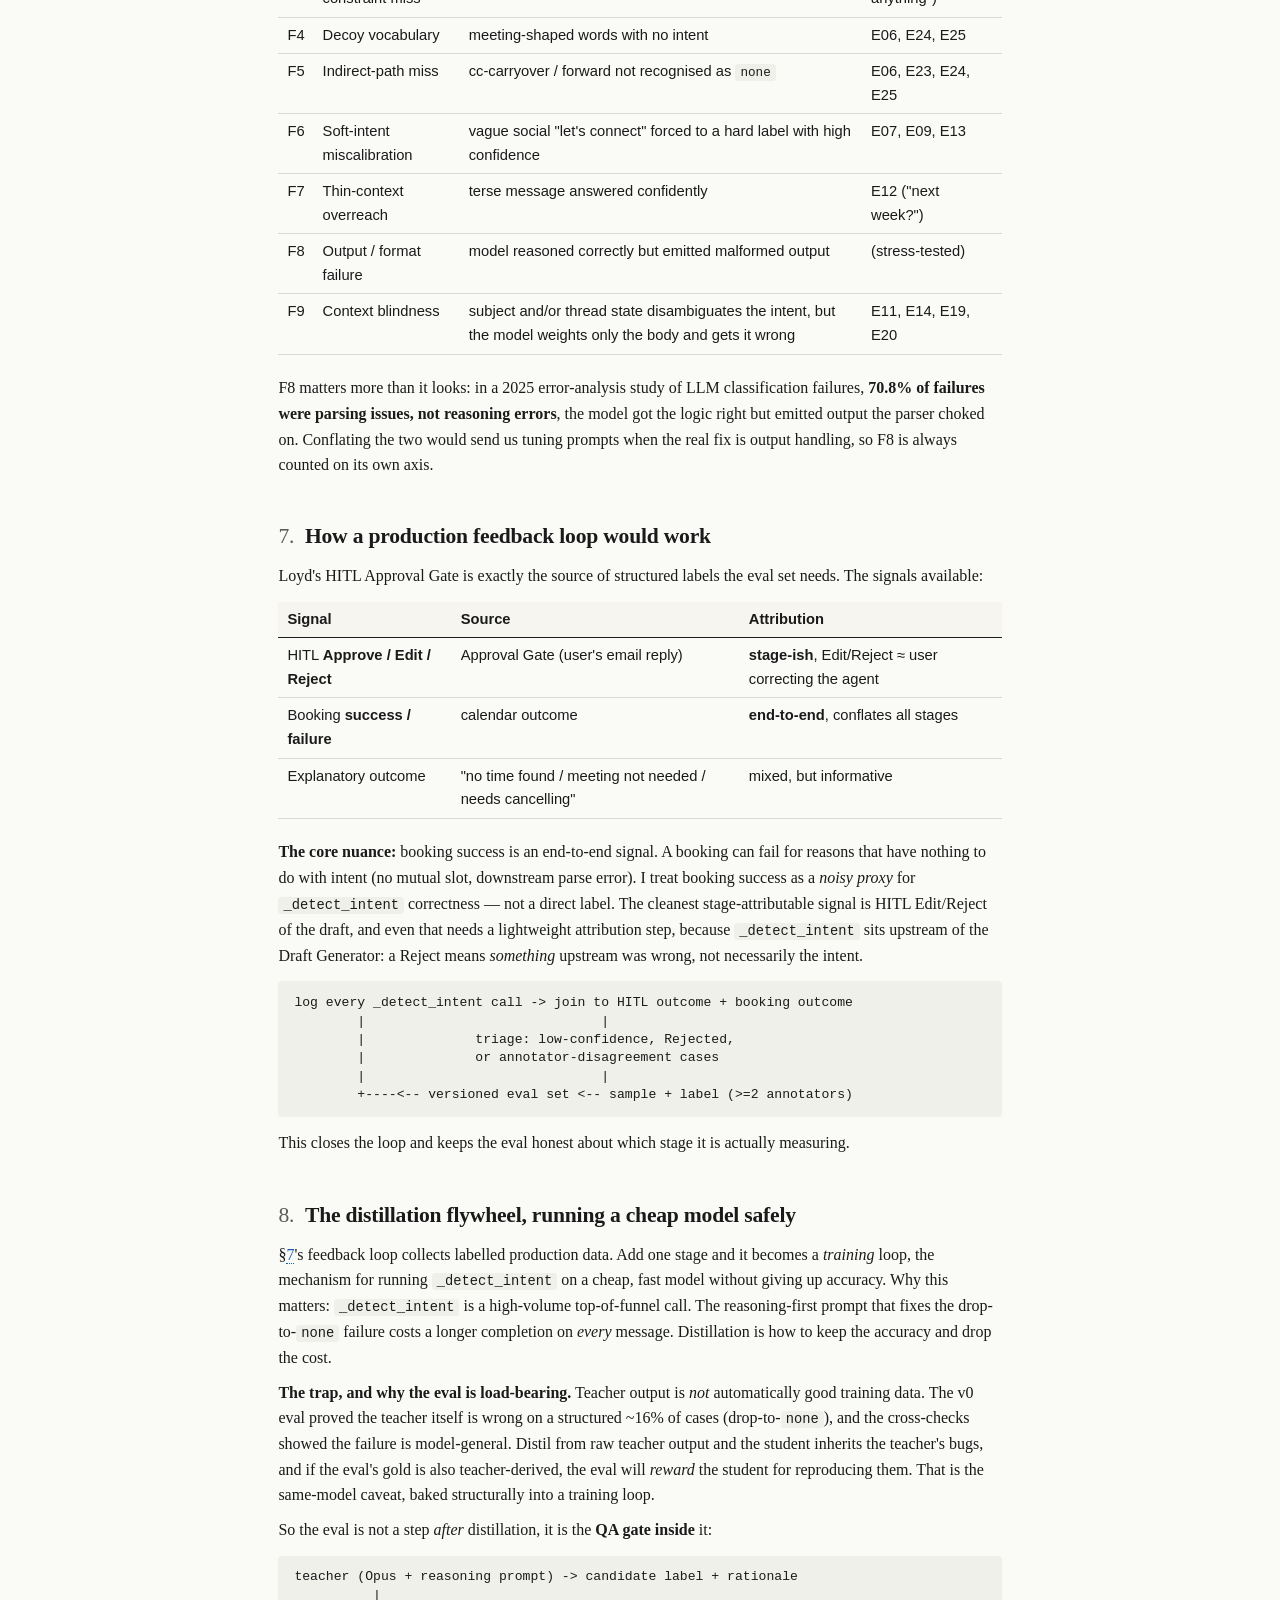
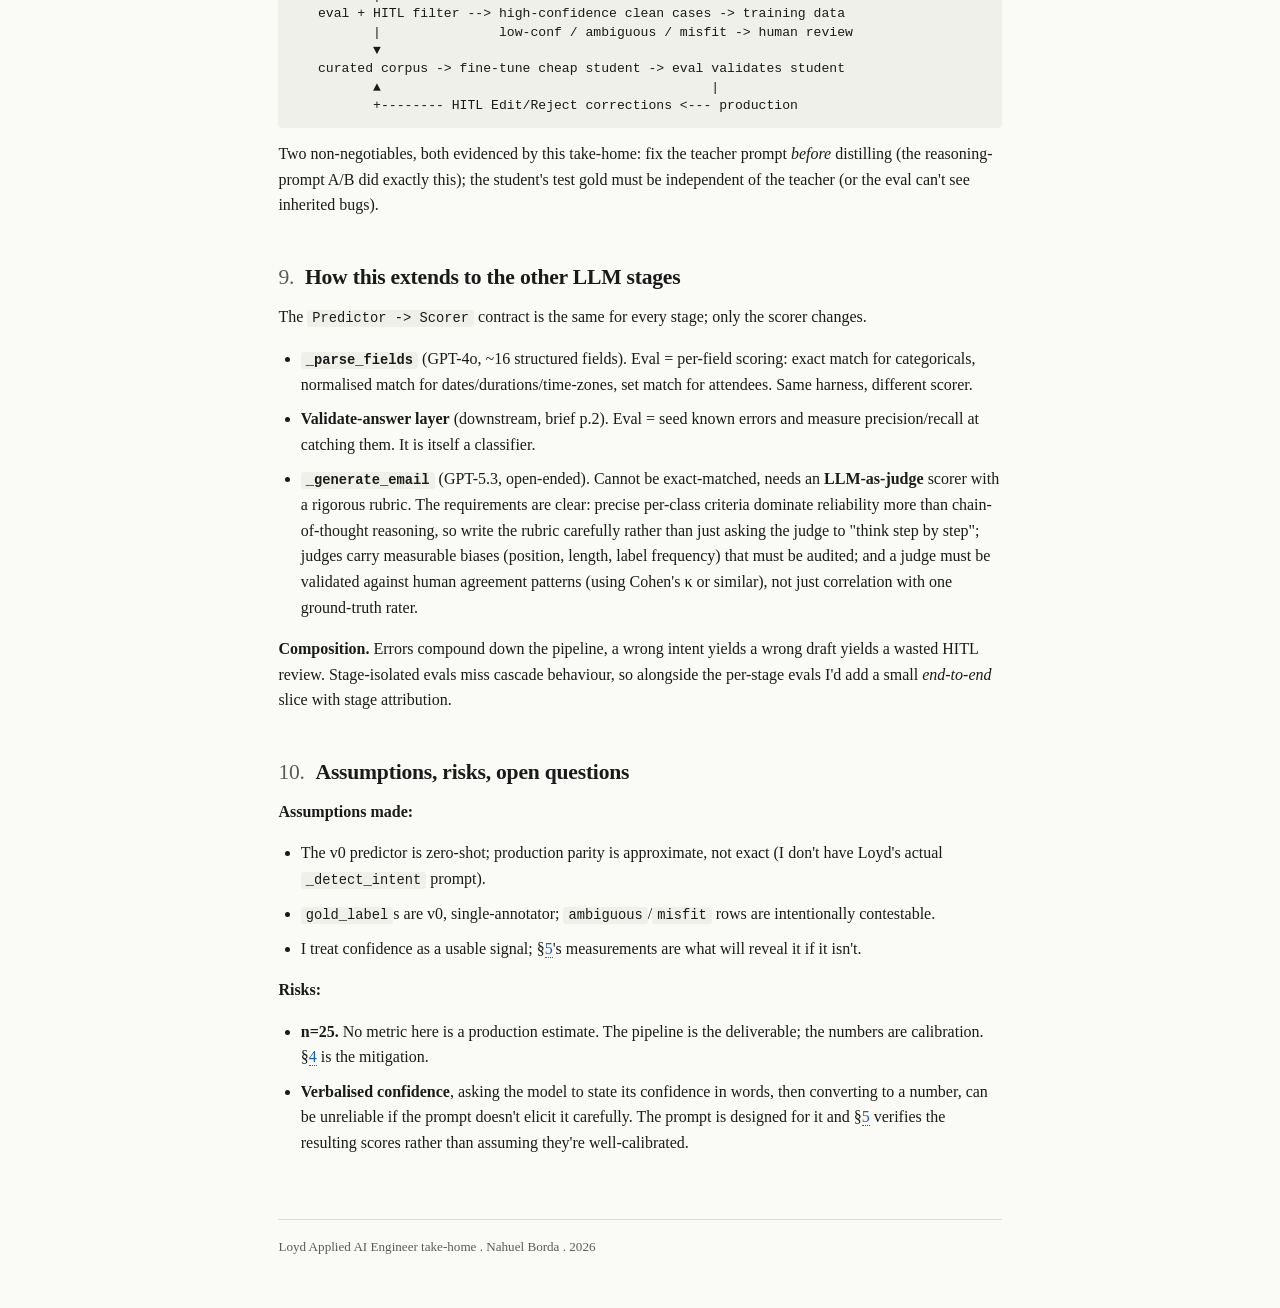
<file: design.html>
<!doctype html><html lang="en"><head><meta charset="utf-8"><title>Design, Loyd take-home</title><link rel="stylesheet" href="style.css"><meta name="viewport" content="width=device-width,initial-scale=1"></head><body><header class="site-header">  <div class="brand">Loyd take-home . <span class="muted">eval pipeline for <code>_detect_intent</code></span></div>  <nav><a class="" href="index.html">Overview</a><a class="current" href="design.html">Design</a><a class="" href="results.html">Results & Interpretation</a><a class="" href="discoveries.html">Discoveries</a><a class="" href="conclusions.html">Conclusions</a></nav></header><main>
<h1>Design Document</h1>
<p class="lede">The eval pipeline for <code>_detect_intent</code>: strategy, scorers,
how the dataset grows, the failure-mode taxonomy, the production feedback loop, and how
the approach extends to the other LLM stages. Every section the brief asked for; I folded
the tooling rationale and the label-space proposal in where they belong.</p>

<div class="toc">
<strong>Sections</strong>
<ol>
<li><a href="#strategy">Eval strategy and the rationale behind it</a></li>
<li><a href="#scorers">Scorer design, what I measure and why</a></li>
<li><a href="#labelspace">The label space is a product decision</a></li>
<li><a href="#dataset">How I'd source and grow the dataset beyond 25</a></li>
<li><a href="#calibration">Calibration under uncertainty</a></li>
<li><a href="#taxonomy">The failure-mode taxonomy I'd track</a></li>
<li><a href="#feedback">How a production feedback loop would work</a></li>
<li><a href="#flywheel">The distillation flywheel, running a cheap model safely</a></li>
<li><a href="#extension">How this extends to the other LLM stages</a></li>
<li><a href="#assumptions">Assumptions, risks, open questions</a></li>
</ol>
</div>

<h2 id="strategy"><span class="num">1.</span>Eval strategy and the rationale behind it</h2>
<p>I designed this as a <strong>calibration instrument, not a benchmark.</strong> With 25 emails
no metric here is a production estimate. The brief is explicit: <em>"the point is the
pipeline, not a leaderboard score."</em> What the pipeline must do is surface
<em>where</em> the classifier fails, <em>why</em>, and with <em>how much confidence</em>,
and stay honest when the dataset itself doesn't have one correct answer.</p>

<h3>Five design principles</h3>
<ol>
<li><strong>Measure the label space, not just performance within it.</strong> If the
taxonomy is wrong, accuracy against it is a comfortable illusion. 48% of the 25 emails
are non-clean cases, see §<a href="#labelspace">3</a>.</li>
<li><strong>Treat uncertainty as signal, not noise.</strong> Genuinely ambiguous emails
are facts to be measured, not errors to be eliminated. When humans genuinely disagree
on a label, forcing a single gold label throws away real signal about where the
boundary is hard.</li>
<li><strong>No single number.</strong> Per-class metrics, a confusion matrix, calibration,
never collapse to one accuracy figure that hides which failures occur.</li>
<li><strong>Every scorer states what it claims to measure</strong>, and how it could be
fooled. The brief grades exactly this.</li>
<li><strong>Compose with the pipeline.</strong> The harness has a stage-agnostic contract;
failure reporting is attributable to <code>_detect_intent</code>, not "the agent."</li>
</ol>

<h3>Tooling, hand-rolled, deliberately</h3>
<p>I built a small Python harness, about 700 lines all in, roughly 200 of which is the core harness and the rest is tests, with a clean
<code>Predictor -> Scorers -> Reporter</code> contract. I surveyed Inspect AI, Braintrust,
DeepEval, and promptfoo and deliberately didn't use them here. The case grades
<em>quality of thinking</em>, and a transparent harness keeps every design
decision visible; framework run-management and dashboards pay off past a few hundred
examples, not at 25.</p>

<p>One real 2026 governance signal worth naming: <em>promptfoo</em> was acquired by
OpenAI in March 2026 (TechCrunch, CNBC), and <em>Braintrust</em> disclosed a credentials
breach in May 2026 (TechCrunch). The hand-rolled harness avoids both the governance and
hosted-dependency surfaces.</p>

<h3>Prediction method</h3>
<p>v0 uses a zero-shot LLM call mirroring production (<code>_detect_intent</code> is
GPT-4.1; I ran against Claude Opus 4.7 via an OpenAI-compatible endpoint). The prompt:</p>
<ul>
<li>Includes the label definitions verbatim, so the model has the same taxonomy the
labeler used.</li>
<li>Randomises label order per call, models give more weight to whichever label appears
first in the list, so shuffling neutralises it (the position-bias finding is well-established;
the fix is one line of code).</li>
<li>Returns a structured object <code>{label, confidence, rationale}</code>.</li>
<li>Verbalised confidence, asking the model to state its confidence in words, then
converting to a number, is treated as a signal worth checking, not a number to trust
blindly. Its reliability depends heavily on how the question is asked.</li>
</ul>

<h3>Handling ambiguity, without an "abstain" label</h3>
<p>I didn't add a seventh "abstain" label. Loyd already has the right mechanism:
a confidence score plus HITL routing below threshold. <strong>Low confidence
<em>is</em> the abstain signal</strong>, and I score against that signal. Keeping the eval
faithful to the production system matters more than testing a classifier that doesn't
exist.</p>

<h2 id="scorers"><span class="num">2.</span>Scorer design, what I measure and why</h2>
<p>Five scorers. Each one states a <strong>claim</strong> (what it measures) and an
<strong>honesty check</strong> (how it could mislead, and what I do about it). This is
the brief's explicit grading question, <em>"is the scorer measuring what it claims to
measure?"</em></p>

<h3>2.1 Per-class P/R/F1 + confusion matrix</h3>
<p><strong>Claims:</strong> <em>which</em> labels the classifier confuses with <em>which</em>,
not one aggregate. <strong>Reports:</strong> a 6x6 confusion matrix, per-class P/R/F1,
macro-F1, micro-F1.</p>
<p><strong>Honesty check:</strong> the dataset is severely imbalanced
(<code>schedule</code> n=10, <code>cancel</code> n=1). Micro metrics are dominated by
<code>schedule</code>; a single accuracy number would hide <code>cancel</code> entirely.
Macro-F1 is the headline; class metrics with support &lt; 5 are explicitly flagged as
high-variance.</p>

<h3>2.2 <code>none</code> / out-of-scope detector</h3>
<p><strong>Claims:</strong> can the classifier <em>reject</em>? Out-of-scope detection is
a distinct skill from in-scope sorting, classifiers that do well at routing known intents
reliably fail on unknown ones. Rejection quality also degrades as the label space grows:
more labels means more nearby attractors that pull edge cases in rather than letting
them fall through to <code>none</code>.</p>
<p><strong>Honesty check:</strong> precision and recall on <code>none</code> are
<em>different harms</em> and must never be averaged. Low <code>none</code> recall = junk
acted on (a newsletter handled as a real request). Low <code>none</code> precision = a
real request silently dropped to <code>none</code>. The eval slices by
<code>loyd_addressed</code> to separate indirect-path noise (cc carryover, accidental
forwards) from messages addressed to the agent.</p>

<h3>2.3 Calibration scorer</h3>
<p><strong>Claims:</strong> does the confidence score mean what it says, is a 0.9
really ~90% likely correct? See §<a href="#calibration">5</a> for why this is the highest-stakes
scorer (it gates Loyd's HITL routing and the &gt;0.95 auto-send bypass).</p>
<p><strong>Honesty check:</strong> ECE over 25 points is unstable, so I always report
bin counts; the <em>decision-relevant</em> figure is the &gt;0.95-band precision (errors
shipping unreviewed).</p>

<h3>2.4 Ambiguity-aware (acceptable-set) scorer</h3>
<p><strong>Claims:</strong> on ambiguous inputs, does the model land in the <em>defensible
set</em> AND stay <em>appropriately unsure</em>?</p>
<p><strong>Honesty check:</strong> a model that is <em>confidently</em> correct on an
ambiguous item is still miscalibrated against human uncertainty, it just got lucky. The
confidence gap (mean conf on <code>clean</code> minus mean conf on <code>ambiguous</code>)
catches this even when the label is "right".</p>

<h3>2.5 Routing / operating-point scorer</h3>
<p><strong>Claims:</strong> at a given confidence threshold, what is the HITL load and
what is the residual escaped-error rate?</p>
<p><strong>Honesty check:</strong> this measures a <em>product</em> tradeoff, not model
quality. Reported as a curve, never a single score, so it cannot be mistaken for "the
classifier is X% good." It exists to inform where Loyd sets the routing gate.</p>

<h2 id="labelspace"><span class="num">3.</span>The label space is a product decision</h2>
<p>The brief invites this directly: <em>"Defining the intent label space is a product
decision as much as engineering, if you find yourself wanting to expand it, walk us
through how you'd structure that work."</em></p>

<p>The dataset has <strong>5 misfits</strong>, emails that fit no label in the 6 cleanly.
They are not noise; they are the eval's clearest signal that the taxonomy is incomplete.</p>

<table>
<tr><th>Email</th><th>What it really is</th><th>Least-wrong of the 6</th><th>What it needs</th></tr>
<tr><td>E17</td><td>"drop Ben from the meeting", attendee change</td><td><code>reschedule</code></td><td><code>modify_attendees</code></td></tr>
<tr><td>E11</td><td>"is this still on?"</td><td><code>query_agenda</code></td><td><code>meeting_query</code></td></tr>
<tr><td>E19</td><td>"is the meeting Zoom or in person?"</td><td><code>query_agenda</code></td><td><code>meeting_query</code></td></tr>
<tr><td>E18</td><td>"tell the team I'll be late, don't move anything"</td><td><code>none</code></td><td><code>notify_attendees</code></td></tr>
<tr><td>E22</td><td>"remind me to send the deal Friday"</td><td><code>block_calendar</code></td><td><code>set_reminder</code></td></tr>
</table>

<p>The gaps cluster into <strong>two missing categories</strong>: <em>meeting-modify
operations that don't move time</em> (attendee changes, notifications) and
<em>information requests about a specific meeting</em> (the agent must <em>answer</em>,
not <em>act</em>). The current 6 conflate "calendar writes" with "meeting operations"
and omit "answer about one meeting" entirely.</p>

<h3>The bar, each new label must earn its place</h3>
<p>Adding labels is not free. OOS detection degrades as the label space grows, more labels
means more nearby attractors that pull edge cases in rather than letting them fall through
to <code>none</code>. Three tests every candidate label must clear:</p>
<ol>
<li><strong>Recurrence</strong>, non-trivial production frequency.</li>
<li><strong>Distinct action</strong>, routes the agent to a different handler. Two
intents that trigger the same downstream don't need separate labels.</li>
<li><strong>Annotatable</strong>, two annotators can agree on when it applies. If they
can't, the label is badly defined.</li>
</ol>

<h3>Proposed v1 changes, graded</h3>
<table>
<tr><th>Candidate</th><th>Recommendation</th><th>Covers</th><th>Why</th></tr>
<tr><td><code>modify_attendees</code></td><td><strong>Add</strong></td><td>E15, E17, E21 (12% of sample)</td><td>Highest-frequency gap; distinct action; cleanly annotatable.</td></tr>
<tr><td><code>meeting_query</code></td><td><strong>Add</strong></td><td>E11, E19 (8%)</td><td>Distinct handler, the agent must answer; routing to <code>none</code> means silence.</td></tr>
<tr><td><code>notify_attendees</code></td><td>Conditional</td><td>E18 (4%)</td><td>Genuinely distinct action, but only 1/25 here. Add iff production frequency confirms it.</td></tr>
<tr><td><code>set_reminder</code></td><td>Re-scope, don't add</td><td>E22 (4%)</td><td>Is "task reminders" even <code>_detect_intent</code>'s scope, or a different product surface? A product call, not an eval call.</td></tr>
</table>

<p><strong>v1 recommendation:</strong> add <code>modify_attendees</code> and
<code>meeting_query</code> now (-> 8 labels); hold the other two pending production
frequency data. Keep flat for v1; past ~10 labels move to a two-tier scheme
(in-scope vs <code>none</code> first, then fine intent) to protect OOS detection from
label-count growth.</p>

<h3>The recurring label-space review process</h3>
<ol>
<li><strong>Mine.</strong> Cluster two streams: <code>none</code>-bucket messages, and
HITL Edit/Reject events (rejected drafts where the intent was wrong or missing).</li>
<li><strong>Propose.</strong> For each cluster: candidate intent, the action it implies,
estimated frequency.</li>
<li><strong>Gate.</strong> Apply the three tests above.</li>
<li><strong>Validate.</strong> Re-label a sample with >=2 annotators; measure
inter-annotator agreement. Low agreement = kill or redefine.</li>
<li><strong>Ship.</strong> Version the label space, update the predictor prompt and
label definitions, extend the eval set, regression-test against the previous version.</li>
<li><strong>Cadence.</strong> Quarterly; jointly owned by Product (step 3) and the eval
owner (steps 4-5).</li>
</ol>

<h2 id="dataset"><span class="num">4.</span>How I'd source and grow the dataset beyond 25</h2>
<p>25 emails is calibration material. A credible eval set needs to grow along four axes:</p>
<ol>
<li><strong>Stratified production sampling (Gmail).</strong> Sample to cover all 6 labels,
every <code>loyd_addressed</code> stratum, and both thread states. Random sampling would
drown rare classes, <code>cancel</code> and <code>block_calendar</code> must be
over-sampled relative to their natural rate.</li>
<li><strong>Mine the <code>none</code> bucket and HITL Rejects.</strong> Where new
intents and the hardest cases live. An LLM can mine the <code>none</code> bucket for
candidate new intent categories from minimal labeled data. This pipeline feeds
§<a href="#labelspace">3</a>'s label-space review.</li>
<li><strong>Targeted synthetic generation for rare classes.</strong> Raw LLM generation
is insufficient, it's too repetitive. A refinement pass lifts data utility and
diversity. Synthetic data is marked as such and never mixed silently with production.</li>
<li><strong>Multi-annotator labeling with measured agreement.</strong> Every new batch
gets >=2 annotators; I'd compute Krippendorff's α and <em>keep</em> it, not just as a
QA gate but as a standing record of where humans disagree. α is the right choice here:
it handles missing data and unequal annotator pools; Cohen's κ is sensitive to class
imbalance and will quietly change which labels look reliable. Disagreement is preserved
as the <code>ambiguous</code> tier, not voted away.</li>
</ol>

<p>The eval set is versioned; a held-out slice is rotated to resist contamination as prompts
and models iterate. Target: a few hundred stratified, versioned, multi-annotated
examples, the point at which I'd re-survey the framework landscape.</p>

<h2 id="calibration"><span class="num">5.</span>Calibration under uncertainty</h2>
<p>Loyd's classifier already emits a confidence score. That score is
<strong>load-bearing</strong>, it drives two live gates:</p>
<ul>
<li><strong>Below threshold</strong> -> route to the HITL Approval Gate (user reviews).</li>
<li><strong>Above 0.95, no conflicts</strong> -> draft auto-sends with <em>no</em> human review.</li>
</ul>

<p>So calibration error has two distinct, asymmetric costs:</p>
<table>
<tr><th>Failure</th><th>Mechanism</th><th>Cost</th></tr>
<tr><td>Over-confident</td><td>wrong answer scores &gt;0.95</td><td>error auto-sends to an outside party, unguarded</td></tr>
<tr><td>Under-confident</td><td>correct answer scores low</td><td>needless HITL load; erodes trust in the agent</td></tr>
</table>

<p>I treat <strong>&gt;0.95-band precision</strong> as the single most important
number. A global accuracy of 90% is irrelevant if the &gt;0.95 band is 96% precise and
30% of traffic lands there. What gets measured:</p>
<ol>
<li><strong>Reliability</strong>, binned confidence vs empirical accuracy; ECE.</li>
<li><strong>The auto-send band</strong>, precision at confidence &gt;0.95.</li>
<li><strong>The HITL band</strong>, of routed messages, what fraction were genuinely wrong.</li>
<li><strong>The confidence gap</strong>, confidence should be <em>lower</em> on
<code>ambiguous</code> and <code>misfit</code> tiers than on <code>clean</code>.</li>
<li><strong>An operating-point sweep</strong>, to recommend where the routing threshold sits.</li>
</ol>

<p>Once the dataset is large enough to compute a calibration set, I'd replace the single
threshold I picked by reading the data with a smarter mechanism: instead of routing on one
cutoff, return a small set of plausible labels per email with a mathematical guarantee
that the right label is in that set at a chosen confidence level (the conformal prediction
approach, that guarantee is distribution-free, not a heuristic). The clarification
question that follows, "here are the two most likely intents, which did you mean?",
maps directly onto Loyd's existing Approval Gate.</p>

<h2 id="taxonomy"><span class="num">6.</span>The failure-mode taxonomy I'd track</h2>
<p>Beyond "correct vs incorrect," I tag every wrong (or unsafely-confident)
prediction with a failure mode. The taxonomy is grounded in the real 25 emails, each
category has worked examples, and is built/extended with a measured inter-annotator
agreement check. I'd follow the MAST template: build from real failure traces, have two
annotators label them independently, compute agreement. MAST reported κ = 0.88 on a
14-category multi-agent taxonomy, that's the bar for "the categories are actually
coherent."</p>

<table>
<tr><th>#</th><th>Failure mode</th><th>Definition</th><th>Example IDs</th></tr>
<tr><td>F1</td><td>Label-space misfit</td><td>input fits no label; model forced to pick</td><td>E11, E17, E18, E19, E22</td></tr>
<tr><td>F2</td><td>Meeting-state confusion</td><td><code>schedule</code> vs <code>reschedule</code> decided without checking whether a meeting is booked</td><td>E02 <-> E16</td></tr>
<tr><td>F3</td><td>Negation / constraint miss</td><td>explicit "don't" ignored</td><td>E18 ("don't move anything")</td></tr>
<tr><td>F4</td><td>Decoy vocabulary</td><td>meeting-shaped words with no intent</td><td>E06, E24, E25</td></tr>
<tr><td>F5</td><td>Indirect-path miss</td><td>cc-carryover / forward not recognised as <code>none</code></td><td>E06, E23, E24, E25</td></tr>
<tr><td>F6</td><td>Soft-intent miscalibration</td><td>vague social "let's connect" forced to a hard label with high confidence</td><td>E07, E09, E13</td></tr>
<tr><td>F7</td><td>Thin-context overreach</td><td>terse message answered confidently</td><td>E12 ("next week?")</td></tr>
<tr><td>F8</td><td>Output / format failure</td><td>model reasoned correctly but emitted malformed output</td><td>(stress-tested)</td></tr>
<tr><td>F9</td><td>Context blindness</td><td>subject and/or thread state disambiguates the intent, but the model weights only the body and gets it wrong</td><td>E11, E14, E19, E20</td></tr>
</table>

<p>F8 matters more than it looks: in a 2025 error-analysis study of LLM classification
failures, <strong>70.8% of failures were parsing issues, not reasoning errors</strong>,
the model got the logic right but emitted output the parser choked on. Conflating the
two would send us tuning prompts when the real fix is output handling, so F8 is always
counted on its own axis.</p>

<h2 id="feedback"><span class="num">7.</span>How a production feedback loop would work</h2>
<p>Loyd's HITL Approval Gate is exactly the source of structured labels the eval set
needs. The signals available:</p>

<table>
<tr><th>Signal</th><th>Source</th><th>Attribution</th></tr>
<tr><td>HITL <strong>Approve / Edit / Reject</strong></td><td>Approval Gate (user's email reply)</td><td><strong>stage-ish</strong>, Edit/Reject ≈ user correcting the agent</td></tr>
<tr><td>Booking <strong>success / failure</strong></td><td>calendar outcome</td><td><strong>end-to-end</strong>, conflates all stages</td></tr>
<tr><td>Explanatory outcome</td><td>"no time found / meeting not needed / needs cancelling"</td><td>mixed, but informative</td></tr>
</table>

<p><strong>The core nuance:</strong> booking success is an end-to-end signal. A booking
can fail for reasons that have nothing to do with intent (no mutual slot, downstream
parse error). I treat booking success as a <em>noisy proxy</em> for <code>_detect_intent</code>
correctness — not a direct label. The cleanest stage-attributable
signal is HITL Edit/Reject of the draft, and even that needs a lightweight attribution
step, because <code>_detect_intent</code> sits upstream of the Draft Generator: a Reject
means <em>something</em> upstream was wrong, not necessarily the intent.</p>

<pre>log every _detect_intent call -> join to HITL outcome + booking outcome
        |                              |
        |              triage: low-confidence, Rejected,
        |              or annotator-disagreement cases
        |                              |
        +----<-- versioned eval set <-- sample + label (>=2 annotators)</pre>

<p>This closes the loop and keeps the eval honest about which stage it is actually measuring.</p>

<h2 id="flywheel"><span class="num">8.</span>The distillation flywheel, running a cheap model safely</h2>
<p>§<a href="#feedback">7</a>'s feedback loop collects labelled production data. Add one
stage and it becomes a <em>training</em> loop, the mechanism for running
<code>_detect_intent</code> on a cheap, fast model without giving up accuracy. Why this
matters: <code>_detect_intent</code> is a high-volume top-of-funnel call. The
reasoning-first prompt that fixes the drop-to-<code>none</code> failure costs a longer
completion on <em>every</em> message. Distillation is how to keep the accuracy and drop
the cost.</p>

<p><strong>The trap, and why the eval is load-bearing.</strong> Teacher output is
<em>not</em> automatically good training data. The v0 eval proved the teacher itself is
wrong on a structured ~16% of cases (drop-to-<code>none</code>), and the cross-checks
showed the failure is model-general. Distil from raw teacher output and the student
inherits the teacher's bugs, and if the eval's gold is also teacher-derived, the eval
will <em>reward</em> the student for reproducing them. That is the same-model caveat,
baked structurally into a training loop.</p>

<p>So the eval is not a step <em>after</em> distillation, it is the <strong>QA gate
inside</strong> it:</p>

<pre>teacher (Opus + reasoning prompt) -> candidate label + rationale
          |
   eval + HITL filter --> high-confidence clean cases -> training data
          |               low-conf / ambiguous / misfit -> human review
          ▼
   curated corpus -> fine-tune cheap student -> eval validates student
          ▲                                          |
          +-------- HITL Edit/Reject corrections <--- production</pre>

<p>Two non-negotiables, both evidenced by this take-home: fix the teacher prompt
<em>before</em> distilling (the reasoning-prompt A/B did exactly this); the student's test gold
must be independent of the teacher (or the eval can't see inherited bugs).</p>

<h2 id="extension"><span class="num">9.</span>How this extends to the other LLM stages</h2>
<p>The <code>Predictor -> Scorer</code> contract is the same for every stage; only the
scorer changes.</p>
<ul>
<li><strong><code>_parse_fields</code></strong> (GPT-4o, ~16 structured fields). Eval =
per-field scoring: exact match for categoricals, normalised match for
dates/durations/time-zones, set match for attendees. Same harness, different scorer.</li>
<li><strong>Validate-answer layer</strong> (downstream, brief p.2). Eval = seed known
errors and measure precision/recall at catching them. It is itself a classifier.</li>
<li><strong><code>_generate_email</code></strong> (GPT-5.3, open-ended). Cannot be
exact-matched, needs an <strong>LLM-as-judge</strong> scorer with a rigorous rubric.
The requirements are clear: precise per-class criteria dominate reliability more than
chain-of-thought reasoning, so write the rubric carefully rather than just asking the
judge to "think step by step"; judges carry measurable biases (position, length, label
frequency) that must be audited; and a judge must be validated against human
agreement patterns (using Cohen's κ or similar), not just correlation with one
ground-truth rater.</li>
</ul>

<p><strong>Composition.</strong> Errors compound down the pipeline, a wrong intent
yields a wrong draft yields a wasted HITL review. Stage-isolated evals miss cascade
behaviour, so alongside the per-stage evals I'd add a small <em>end-to-end</em>
slice with stage attribution.</p>

<h2 id="assumptions"><span class="num">10.</span>Assumptions, risks, open questions</h2>
<p><strong>Assumptions made:</strong></p>
<ul>
<li>The v0 predictor is zero-shot; production parity is approximate, not exact (I don't
have Loyd's actual <code>_detect_intent</code> prompt).</li>
<li><code>gold_label</code>s are v0, single-annotator; <code>ambiguous</code>/<code>misfit</code>
rows are intentionally contestable.</li>
<li>I treat confidence as a usable signal; §<a href="#calibration">5</a>'s measurements
are what will reveal it if it isn't.</li>
</ul>

<p><strong>Risks:</strong></p>
<ul>
<li><strong>n=25.</strong> No metric here is a production estimate. The pipeline is the
deliverable; the numbers are calibration. §<a href="#dataset">4</a> is the mitigation.</li>
<li><strong>Verbalised confidence</strong>, asking the model to state its confidence in
words, then converting to a number, can be unreliable if the prompt doesn't elicit it
carefully. The prompt is designed for it and §<a href="#calibration">5</a> verifies the
resulting scores rather than assuming they're well-calibrated.</li>
</ul>

</main><footer><div class="muted fine">Loyd Applied AI Engineer take-home . Nahuel Borda . 2026</div></footer></body></html>
</file>
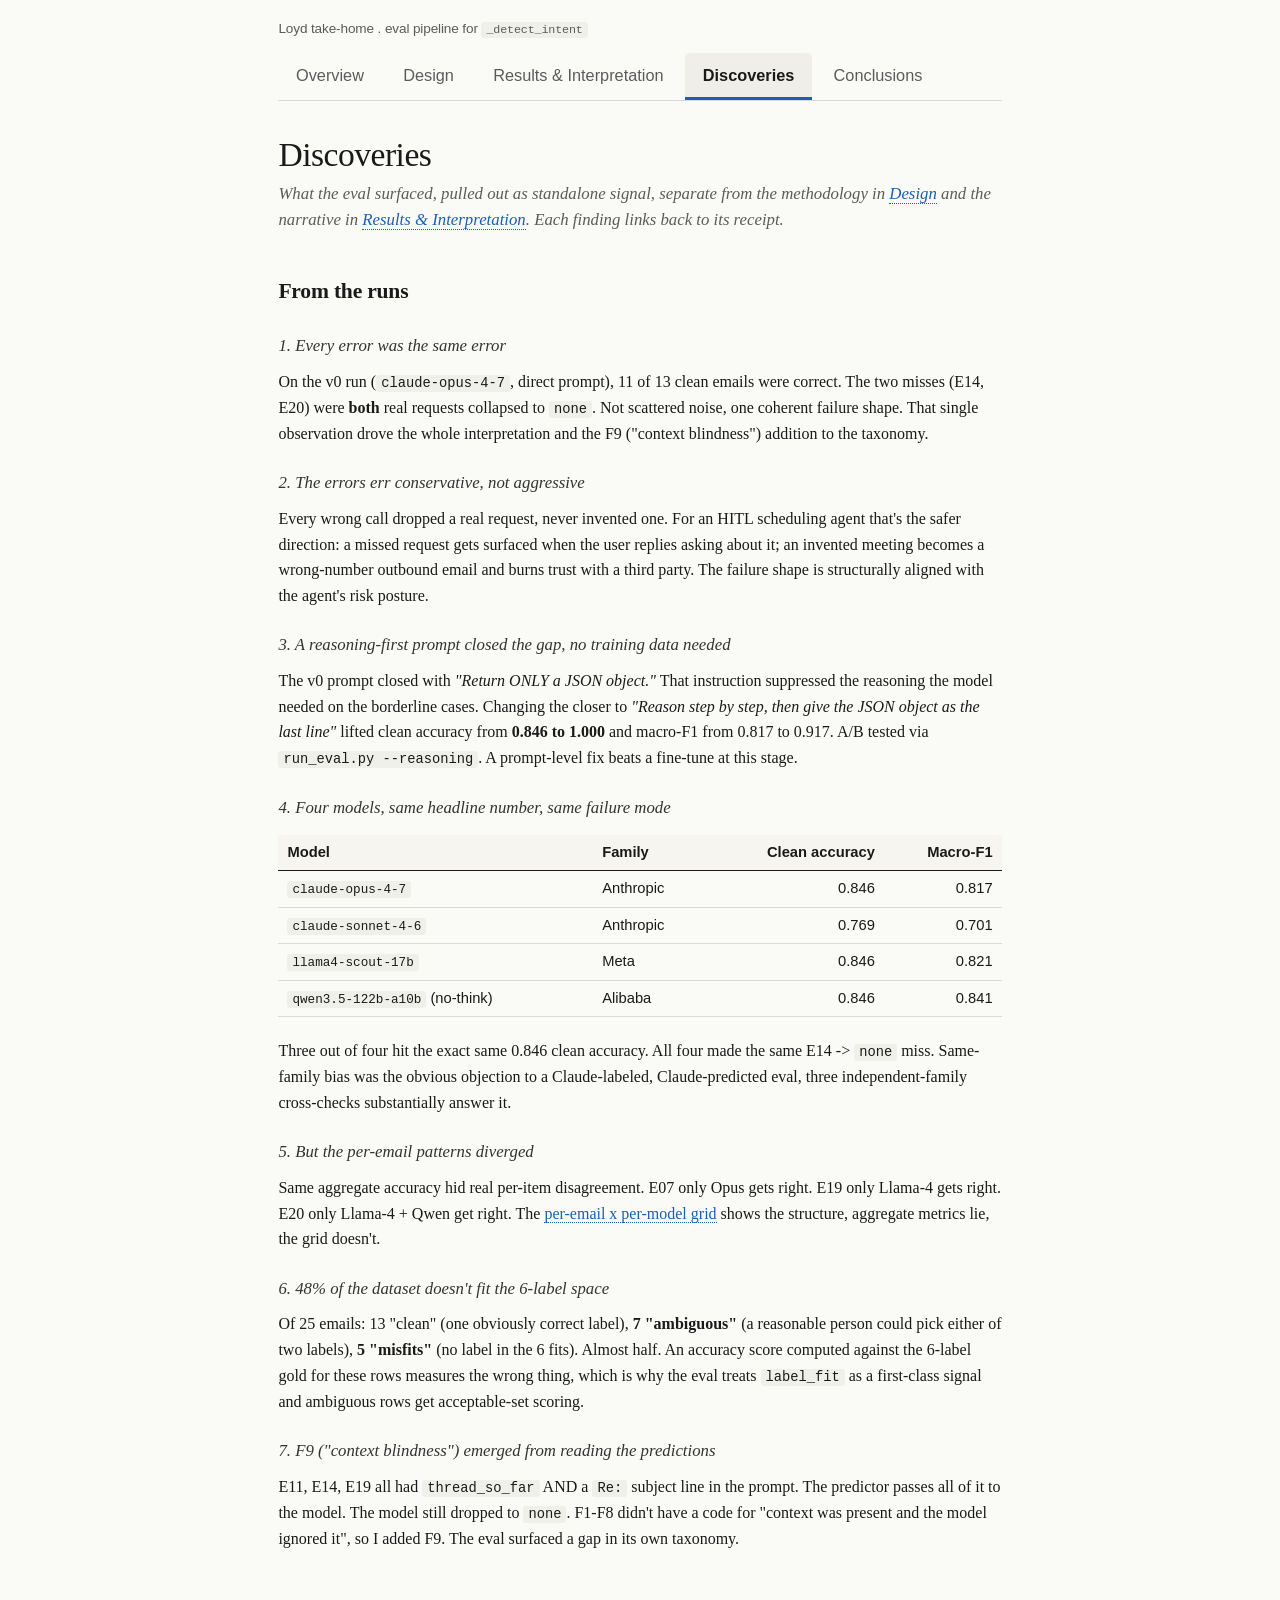
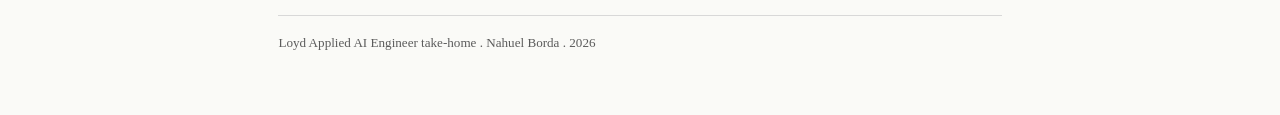
<file: discoveries.html>
<!doctype html><html lang="en"><head><meta charset="utf-8"><title>Discoveries, Loyd take-home</title><link rel="stylesheet" href="style.css"><meta name="viewport" content="width=device-width,initial-scale=1"></head><body><header class="site-header">  <div class="brand">Loyd take-home . <span class="muted">eval pipeline for <code>_detect_intent</code></span></div>  <nav><a class="" href="index.html">Overview</a><a class="" href="design.html">Design</a><a class="" href="results.html">Results & Interpretation</a><a class="current" href="discoveries.html">Discoveries</a><a class="" href="conclusions.html">Conclusions</a></nav></header><main>

<h1>Discoveries</h1>
<p class="lede">What the eval surfaced, pulled out as standalone signal, separate
from the methodology in <a href="design.html">Design</a> and the narrative in
<a href="results.html">Results &amp; Interpretation</a>. Each finding links back to
its receipt.</p>

<h2>From the runs</h2>

<h3>1. Every error was the same error</h3>
<p>On the v0 run (<code>claude-opus-4-7</code>, direct prompt), 11 of 13 clean emails
were correct. The two misses (E14, E20) were <strong>both</strong> real requests
collapsed to <code>none</code>. Not scattered noise, one coherent failure shape. That
single observation drove the whole interpretation and the F9 ("context blindness")
addition to the taxonomy.</p>

<h3>2. The errors err <em>conservative</em>, not aggressive</h3>
<p>Every wrong call dropped a real request, never invented one. For an HITL scheduling
agent that's the safer direction: a missed request gets surfaced when the user replies
asking about it; an invented meeting becomes a wrong-number outbound email and burns
trust with a third party. The failure shape is structurally aligned with the agent's
risk posture.</p>

<h3>3. A reasoning-first prompt closed the gap, no training data needed</h3>
<p>The v0 prompt closed with <em>"Return ONLY a JSON object."</em> That instruction
suppressed the reasoning the model needed on the borderline cases. Changing the closer
to <em>"Reason step by step, then give the JSON object as the last line"</em> lifted
clean accuracy from <strong>0.846 to 1.000</strong> and macro-F1 from 0.817 to 0.917.
A/B tested via <code>run_eval.py --reasoning</code>. A prompt-level fix beats a
fine-tune at this stage.</p>

<h3>4. Four models, same headline number, same failure mode</h3>
<table>
<tr><th>Model</th><th>Family</th><th class="num">Clean accuracy</th><th class="num">Macro-F1</th></tr>
<tr><td><code>claude-opus-4-7</code></td><td>Anthropic</td><td class="num">0.846</td><td class="num">0.817</td></tr>
<tr><td><code>claude-sonnet-4-6</code></td><td>Anthropic</td><td class="num">0.769</td><td class="num">0.701</td></tr>
<tr><td><code>llama4-scout-17b</code></td><td>Meta</td><td class="num">0.846</td><td class="num">0.821</td></tr>
<tr><td><code>qwen3.5-122b-a10b</code> (no-think)</td><td>Alibaba</td><td class="num">0.846</td><td class="num">0.841</td></tr>
</table>
<p>Three out of four hit the exact same 0.846 clean accuracy. All four made the same
E14 -> <code>none</code> miss. Same-family bias was the obvious objection to a
Claude-labeled, Claude-predicted eval, three independent-family cross-checks
substantially answer it.</p>

<h3>5. But the per-email patterns diverged</h3>
<p>Same aggregate accuracy hid real per-item disagreement. E07 only Opus gets right.
E19 only Llama-4 gets right. E20 only Llama-4 + Qwen get right. The
<a href="results.html#crosscheck">per-email x per-model grid</a> shows the structure,
aggregate metrics lie, the grid doesn't.</p>

<h3>6. 48% of the dataset doesn't fit the 6-label space</h3>
<p>Of 25 emails: 13 "clean" (one obviously correct label), <strong>7 "ambiguous"</strong>
(a reasonable person could pick either of two labels), <strong>5 "misfits"</strong>
(no label in the 6 fits). Almost half. An accuracy score computed against the 6-label
gold for these rows measures the wrong thing, which is why the eval treats
<code>label_fit</code> as a first-class signal and ambiguous rows get acceptable-set
scoring.</p>

<h3>7. F9 ("context blindness") emerged from reading the predictions</h3>
<p>E11, E14, E19 all had <code>thread_so_far</code> AND a <code>Re:</code> subject
line in the prompt. The predictor passes all of it to the model. The model still
dropped to <code>none</code>. F1-F8 didn't have a code for "context was present and
the model ignored it", so I added F9. The eval surfaced a gap in its own
taxonomy.</p>

</main><footer><div class="muted fine">Loyd Applied AI Engineer take-home . Nahuel Borda . 2026</div></footer></body></html>
</file>
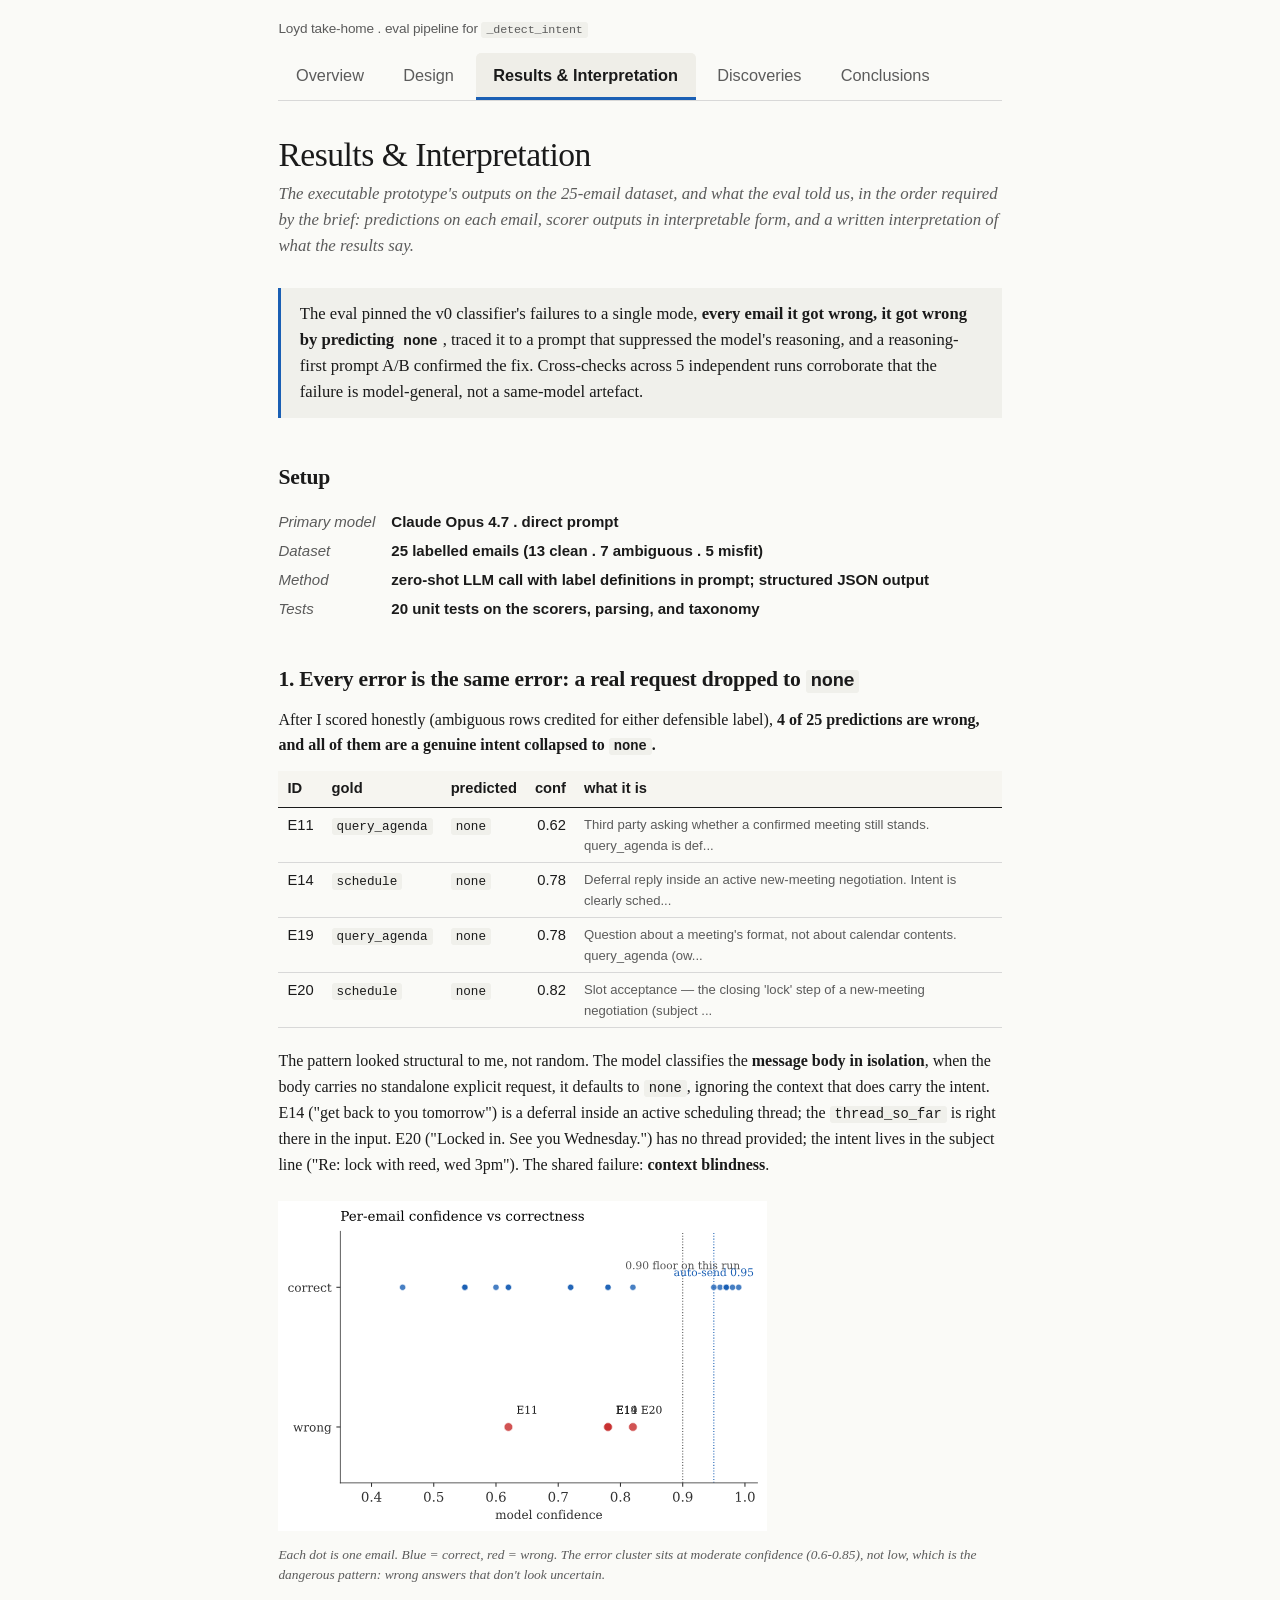
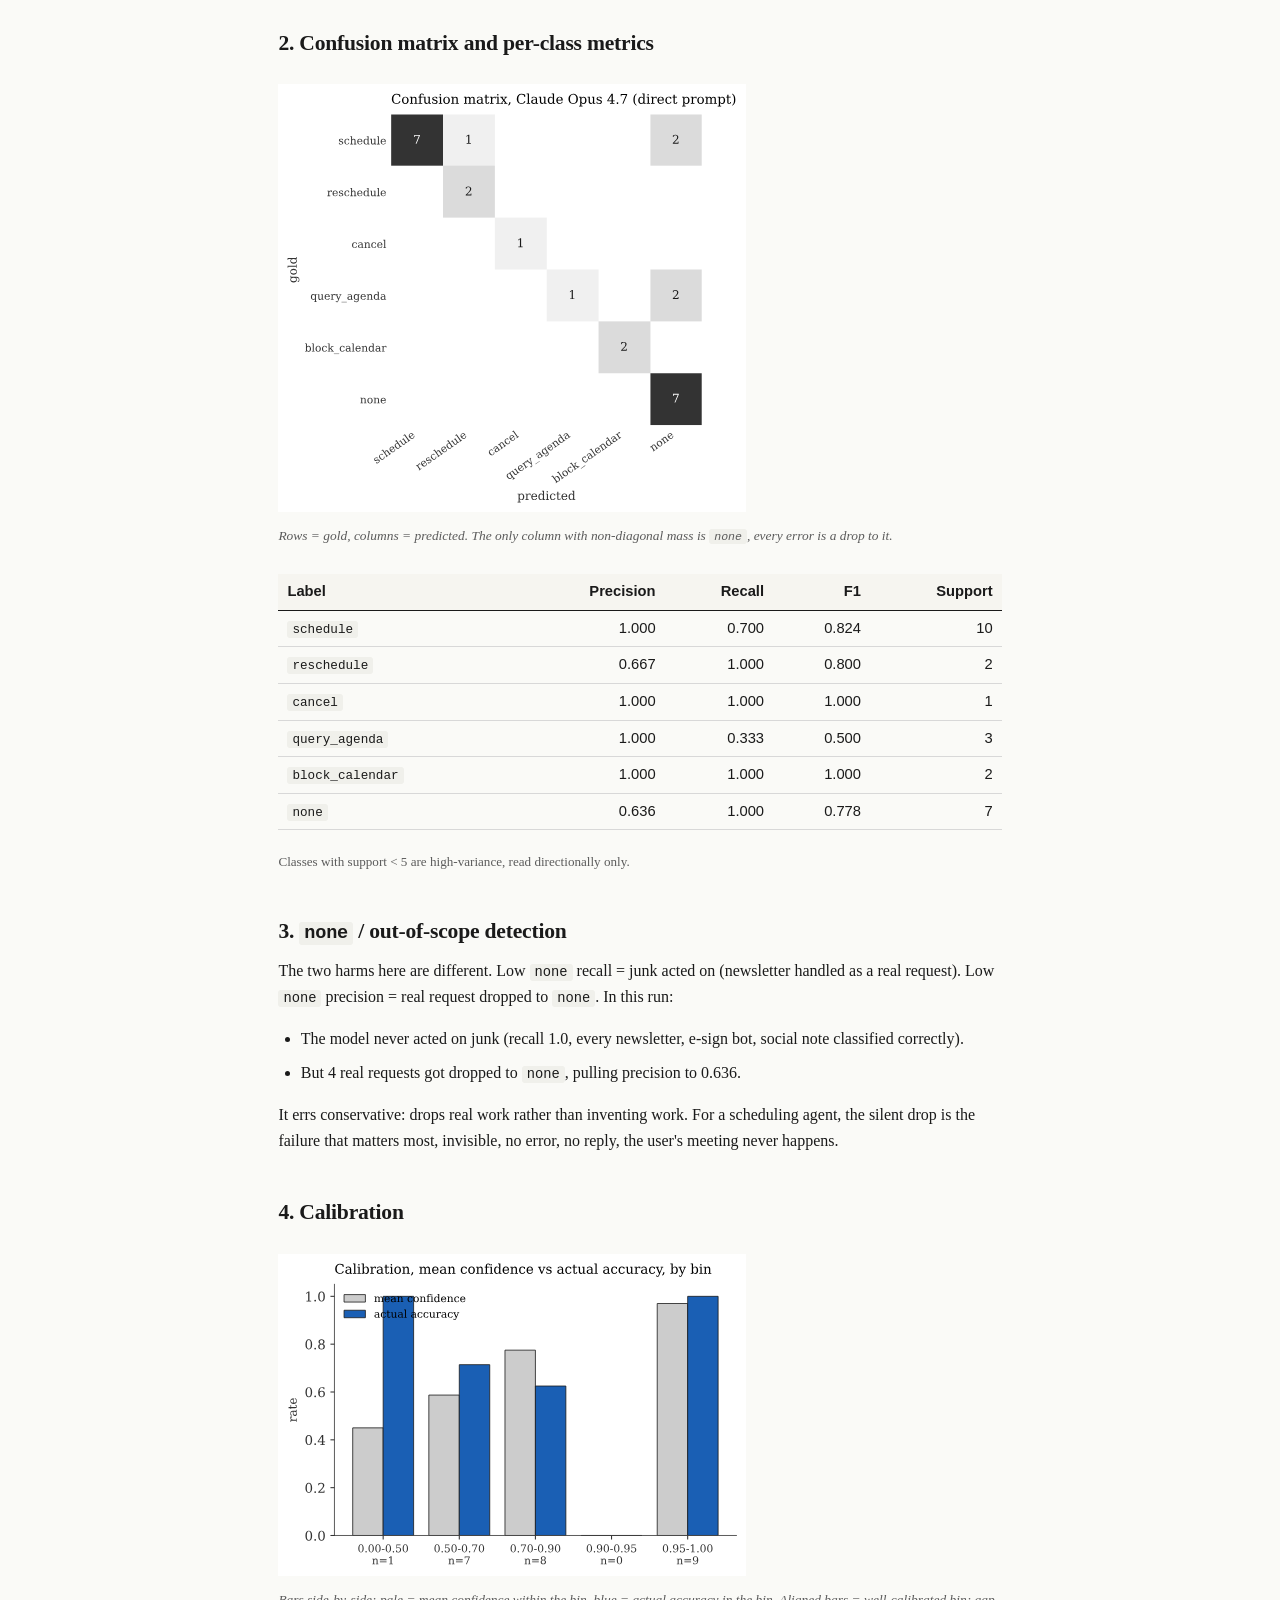
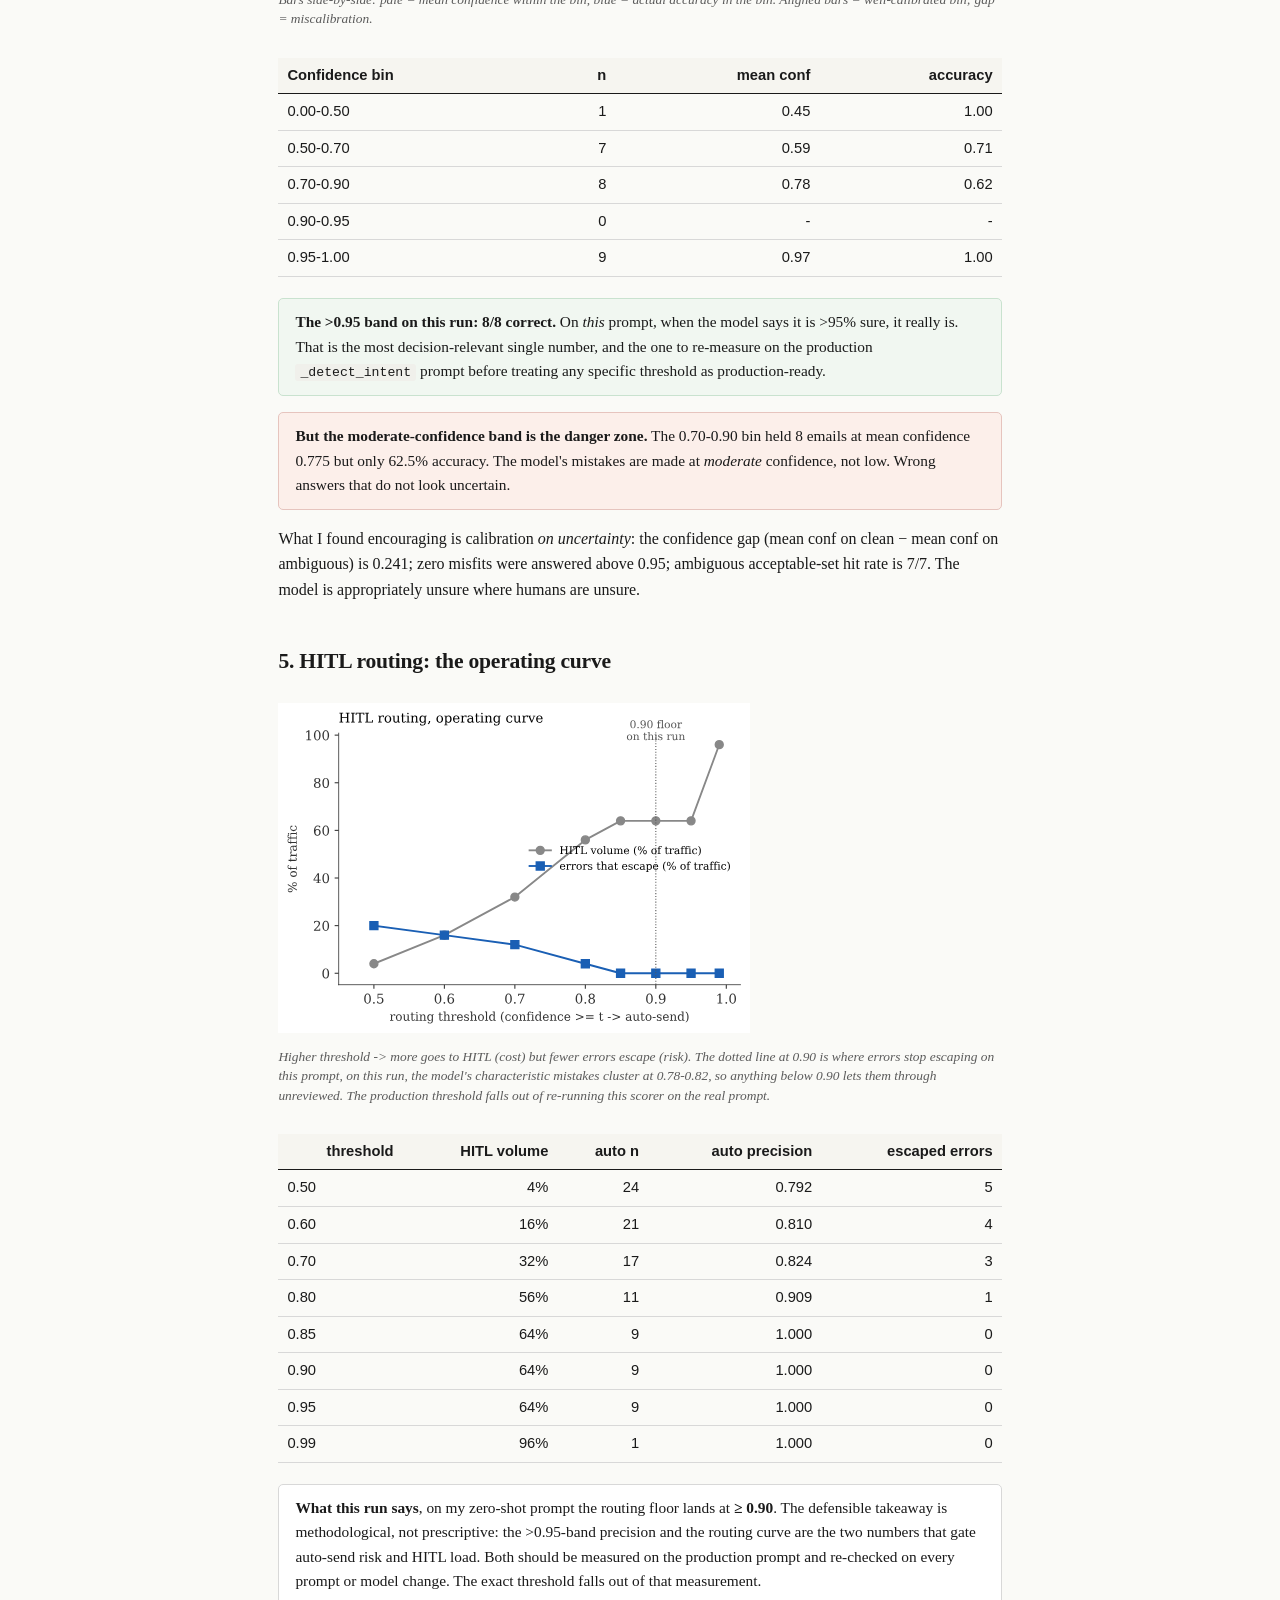
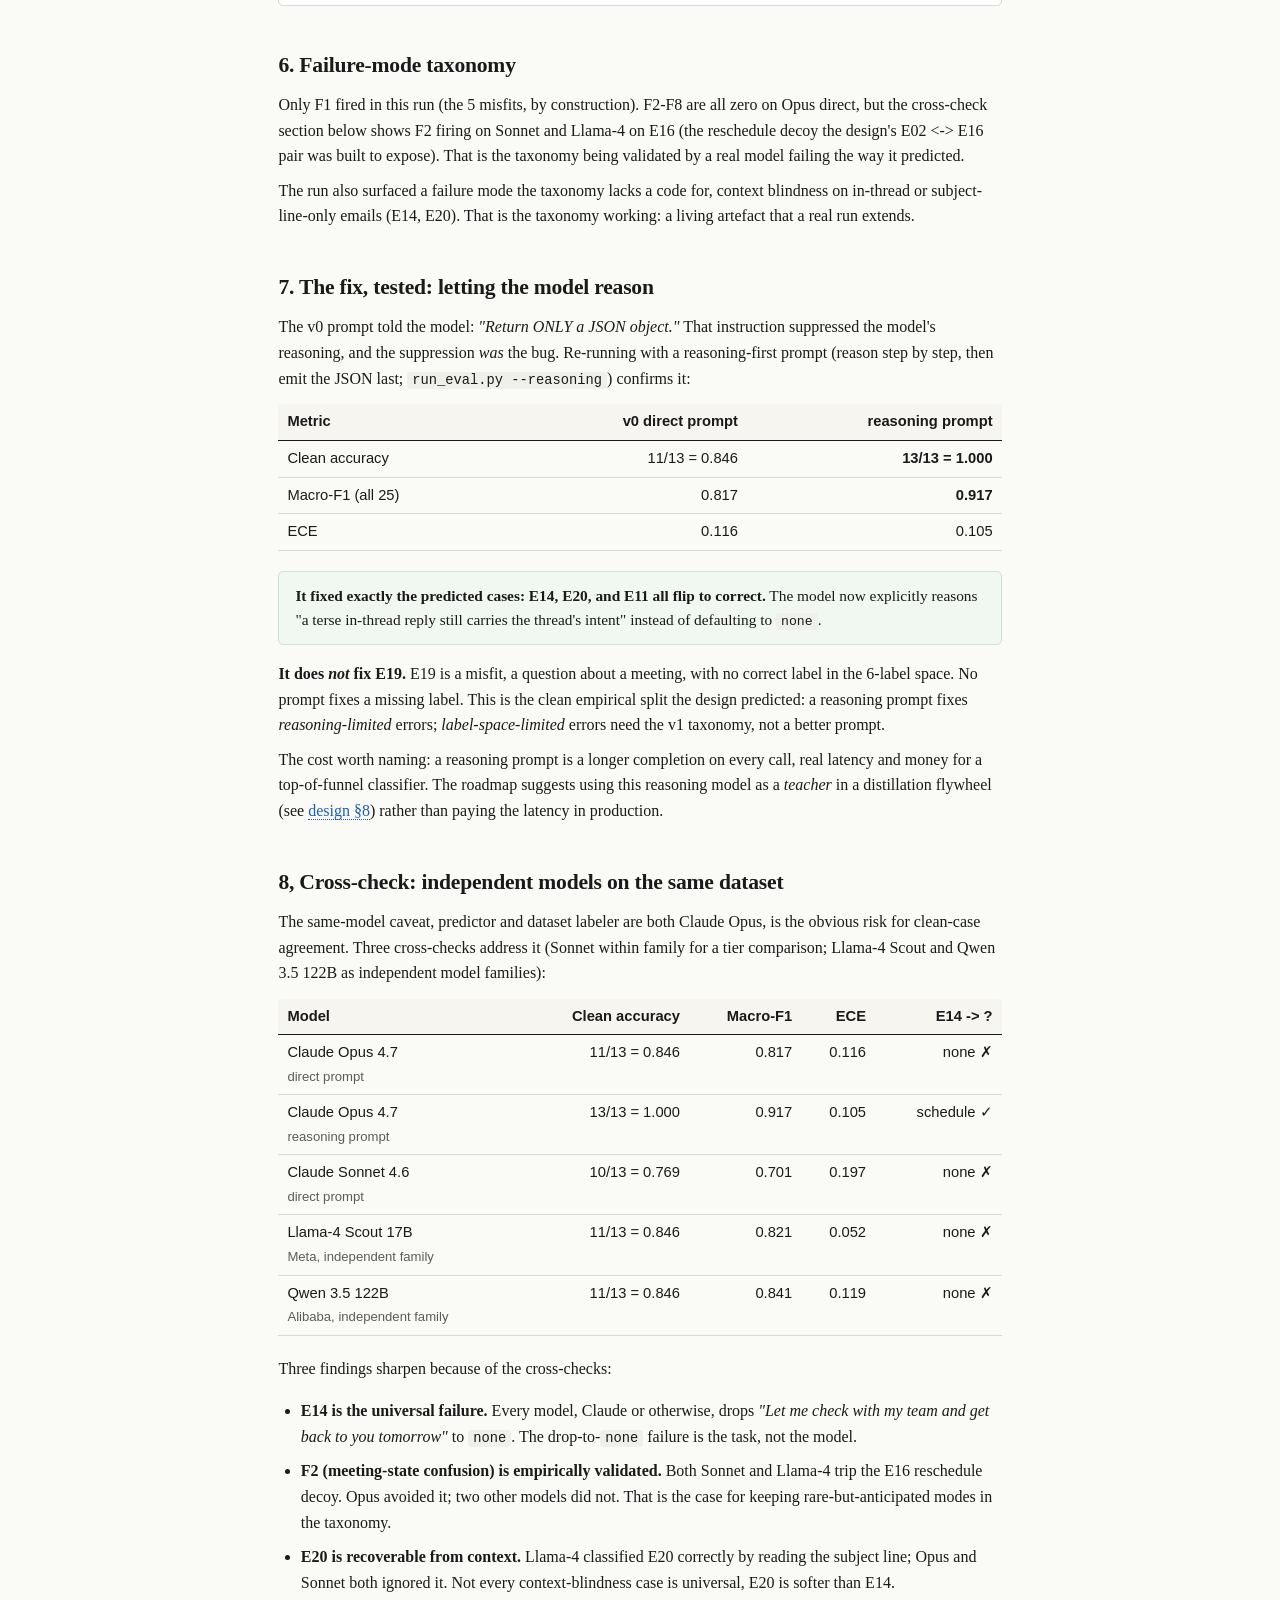
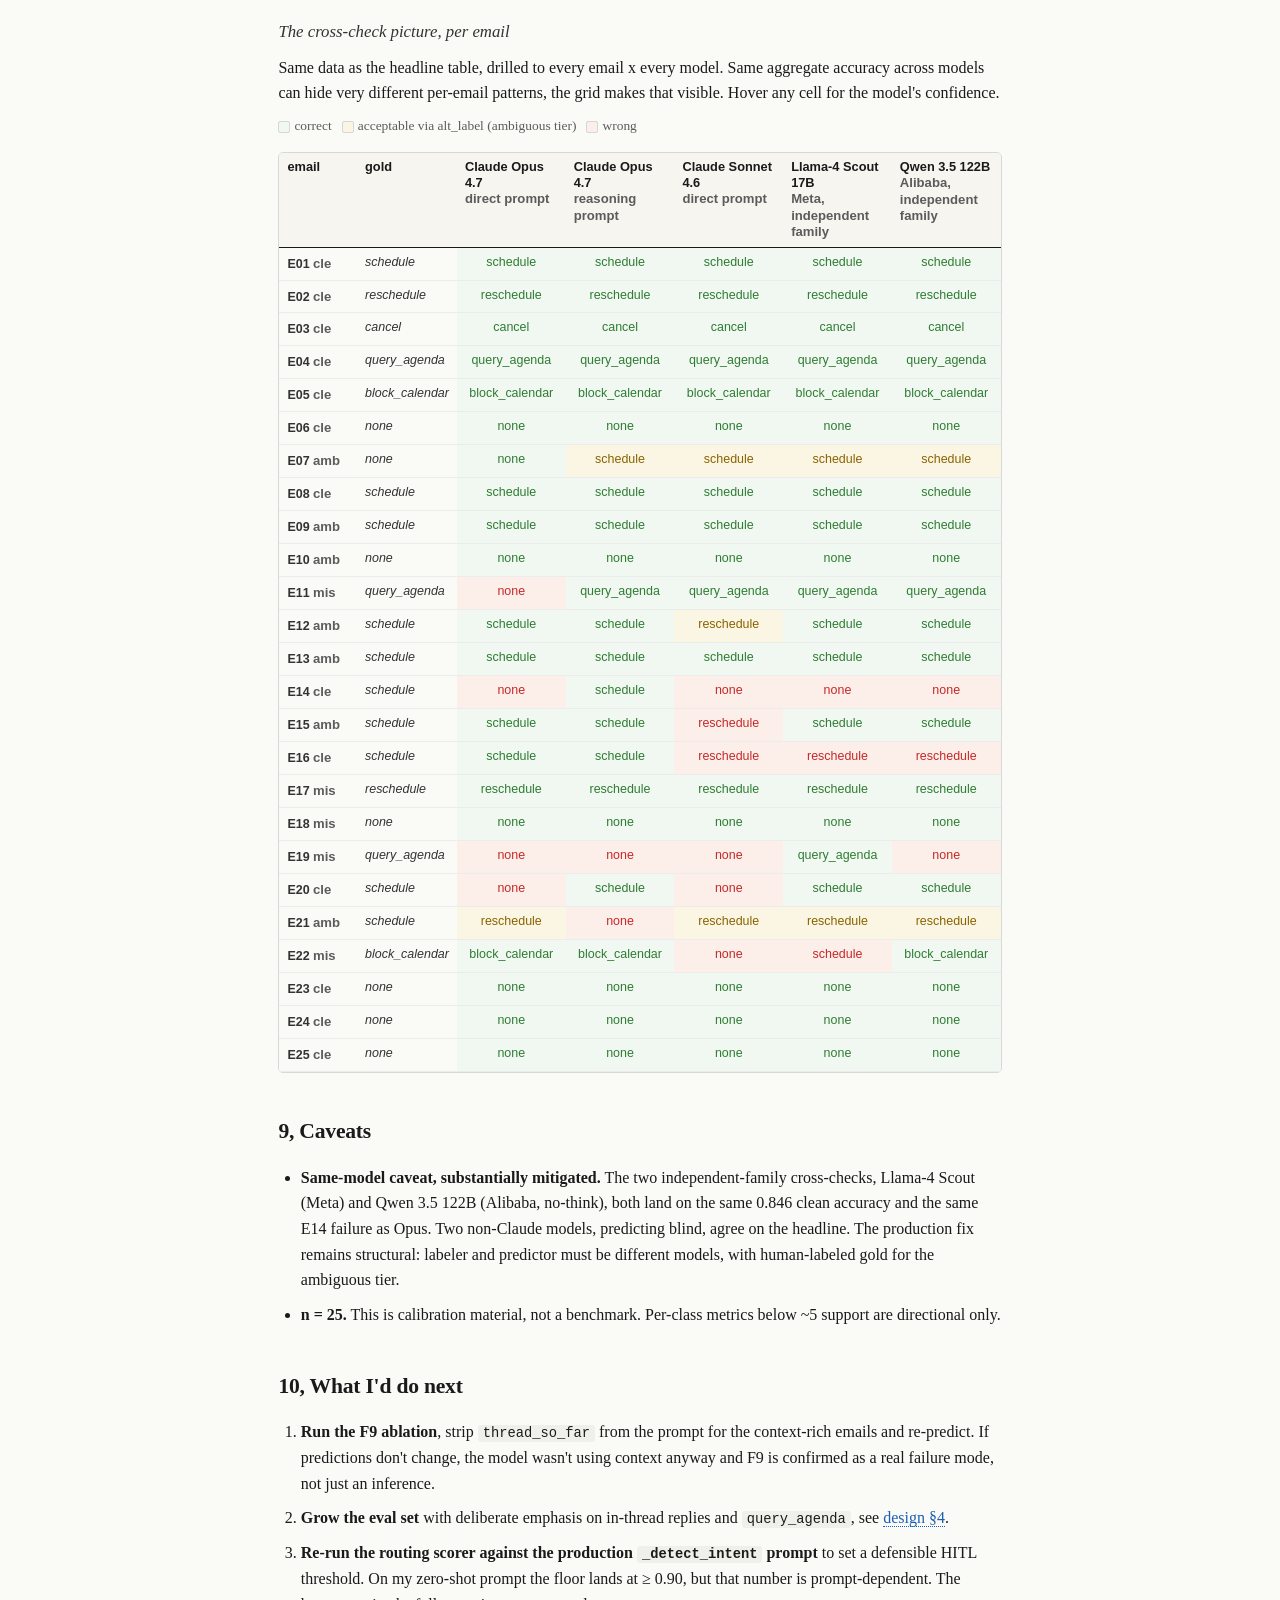
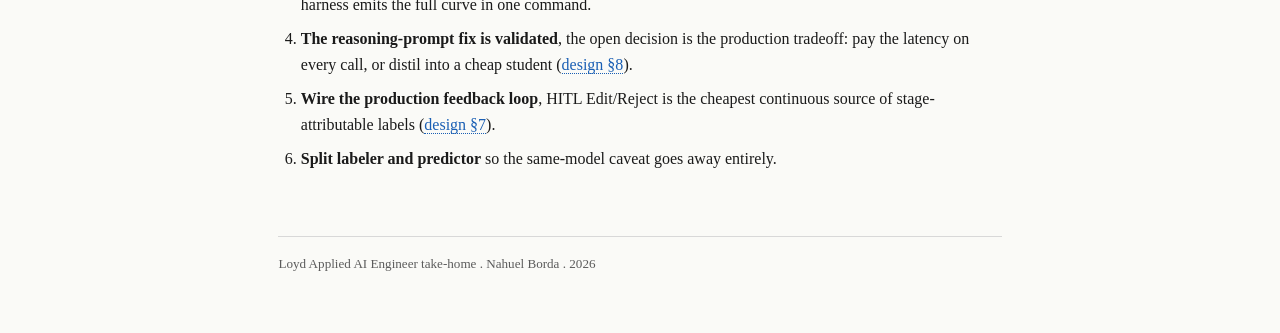
<file: results.html>
<!doctype html><html lang="en"><head><meta charset="utf-8"><title>Results & Interpretation, Loyd take-home</title><link rel="stylesheet" href="style.css"><meta name="viewport" content="width=device-width,initial-scale=1"></head><body><header class="site-header">  <div class="brand">Loyd take-home . <span class="muted">eval pipeline for <code>_detect_intent</code></span></div>  <nav><a class="" href="index.html">Overview</a><a class="" href="design.html">Design</a><a class="current" href="results.html">Results & Interpretation</a><a class="" href="discoveries.html">Discoveries</a><a class="" href="conclusions.html">Conclusions</a></nav></header><main>
<h1>Results &amp; Interpretation</h1>
<p class="lede">The executable prototype's outputs on the 25-email dataset, and what the
eval told us, in the order required by the brief: predictions on each email, scorer
outputs in interpretable form, and a written interpretation of what the results say.</p>

<div class="headline">
The eval pinned the v0 classifier's failures to a single mode, <strong>every email it
got wrong, it got wrong by predicting <code>none</code></strong>, traced it to a prompt
that suppressed the model's reasoning, and a reasoning-first prompt A/B confirmed the
fix. Cross-checks across 5 independent runs corroborate that the failure
is model-general, not a same-model artefact.
</div>

<h2 id="setup">Setup</h2>
<dl class="kv">
<dt>Primary model</dt><dd>Claude Opus 4.7 . direct prompt</dd>
<dt>Dataset</dt><dd>25 labelled emails (13 clean . 7 ambiguous . 5 misfit)</dd>
<dt>Method</dt><dd>zero-shot LLM call with label definitions in prompt; structured JSON output</dd>
<dt>Tests</dt><dd>20 unit tests on the scorers, parsing, and taxonomy</dd>
</dl>

<h2 id="finding">1. Every error is the same error: a real request dropped to <code>none</code></h2>
<p>After I scored honestly (ambiguous rows credited for either defensible label),
<strong>4 of 25 predictions are wrong, and all of
them are a genuine intent collapsed to <code>none</code>.</strong></p>

<table>
<tr><th>ID</th><th>gold</th><th>predicted</th><th class="num">conf</th><th>what it is</th></tr>
<tr><td>E11</td><td><code>query_agenda</code></td><td><code>none</code></td><td class="num">0.62</td><td class="fine">Third party asking whether a confirmed meeting still stands. query_agenda is def...</td></tr><tr><td>E14</td><td><code>schedule</code></td><td><code>none</code></td><td class="num">0.78</td><td class="fine">Deferral reply inside an active new-meeting negotiation. Intent is clearly sched...</td></tr><tr><td>E19</td><td><code>query_agenda</code></td><td><code>none</code></td><td class="num">0.78</td><td class="fine">Question about a meeting's format, not about calendar contents. query_agenda (ow...</td></tr><tr><td>E20</td><td><code>schedule</code></td><td><code>none</code></td><td class="num">0.82</td><td class="fine">Slot acceptance — the closing 'lock' step of a new-meeting negotiation (subject ...</td></tr>
</table>

<p>The pattern looked structural to me, not random. The model classifies the <strong>message body
in isolation</strong>, when the body carries no standalone explicit request, it defaults
to <code>none</code>, ignoring the context that does carry the intent. E14
("get back to you tomorrow") is a deferral inside an active scheduling thread; the
<code>thread_so_far</code> is right there in the input. E20 ("Locked in. See you
Wednesday.") has no thread provided; the intent lives in the subject line ("Re: lock
with reed, wed 3pm"). The shared failure: <strong>context blindness</strong>.</p>

<div class="figure">
<img src="confidence-scatter.svg" alt="confidence vs correctness scatter with E14, E20, E11, E19 labelled">
<div class="caption">Each dot is one email. Blue = correct, red = wrong. The error
cluster sits at <em>moderate</em> confidence (0.6-0.85), not low, which is the
dangerous pattern: wrong answers that don't look uncertain.</div>
</div>

<h2 id="cm">2. Confusion matrix and per-class metrics</h2>
<div class="figure">
<img src="confusion-opus-direct.svg" alt="confusion matrix">
<div class="caption">Rows = gold, columns = predicted. The only column with non-diagonal
mass is <code>none</code>, every error is a drop to it.</div>
</div>

<table>
<tr><th>Label</th><th class="num">Precision</th><th class="num">Recall</th><th class="num">F1</th><th class="num">Support</th></tr>
<tr><td><code>schedule</code></td><td class="num">1.000</td><td class="num">0.700</td><td class="num">0.824</td><td class="num">10</td></tr><tr><td><code>reschedule</code></td><td class="num">0.667</td><td class="num">1.000</td><td class="num">0.800</td><td class="num">2</td></tr><tr><td><code>cancel</code></td><td class="num">1.000</td><td class="num">1.000</td><td class="num">1.000</td><td class="num">1</td></tr><tr><td><code>query_agenda</code></td><td class="num">1.000</td><td class="num">0.333</td><td class="num">0.500</td><td class="num">3</td></tr><tr><td><code>block_calendar</code></td><td class="num">1.000</td><td class="num">1.000</td><td class="num">1.000</td><td class="num">2</td></tr><tr><td><code>none</code></td><td class="num">0.636</td><td class="num">1.000</td><td class="num">0.778</td><td class="num">7</td></tr>
</table>
<p class="fine">Classes with support &lt; 5 are high-variance, read directionally only.</p>

<h2 id="none">3. <code>none</code> / out-of-scope detection</h2>
<p>The two harms here are different. Low <code>none</code> recall = junk acted on
(newsletter handled as a real request). Low <code>none</code> precision = real request
dropped to <code>none</code>. In this run:</p>
<ul>
<li>The model never acted on junk (recall 1.0, every newsletter, e-sign bot, social
note classified correctly).</li>
<li>But 4 real requests got dropped to <code>none</code>, pulling precision to 0.636.</li>
</ul>
<p>It errs conservative: drops real work rather than inventing work. For a scheduling
agent, the silent drop is the failure that matters most, invisible, no error, no reply,
the user's meeting never happens.</p>

<h2 id="cal">4. Calibration</h2>
<div class="figure">
<img src="calibration-opus-direct.svg" alt="calibration: mean confidence vs actual accuracy by bin">
<div class="caption">Bars side-by-side: pale = mean confidence within the bin, blue =
actual accuracy in the bin. Aligned bars = well-calibrated bin; gap = miscalibration.</div>
</div>

<table>
<tr><th>Confidence bin</th><th class="num">n</th><th class="num">mean conf</th><th class="num">accuracy</th></tr>
<tr><td>0.00-0.50</td><td class="num">1</td><td class="num">0.45</td><td class="num">1.00</td></tr><tr><td>0.50-0.70</td><td class="num">7</td><td class="num">0.59</td><td class="num">0.71</td></tr><tr><td>0.70-0.90</td><td class="num">8</td><td class="num">0.78</td><td class="num">0.62</td></tr><tr><td>0.90-0.95</td><td class="num">0</td><td class="num">-</td><td class="num">-</td></tr><tr><td>0.95-1.00</td><td class="num">9</td><td class="num">0.97</td><td class="num">1.00</td></tr>
</table>

<div class="callout good"><strong>The &gt;0.95 band on this run:
8/8 correct.</strong> On <em>this</em> prompt, when the
model says it is &gt;95% sure, it really is. That is the most decision-relevant single
number, and the one to re-measure on the production <code>_detect_intent</code> prompt
before treating any specific threshold as production-ready.</div>

<div class="callout bad"><strong>But the moderate-confidence band is the danger zone.</strong>
The 0.70-0.90 bin held 8 emails at mean confidence 0.775 but only 62.5% accuracy. The
model's mistakes are made at <em>moderate</em> confidence, not low. Wrong answers that
do not look uncertain.</div>

<p>What I found encouraging is calibration <em>on uncertainty</em>: the
confidence gap (mean conf on clean − mean conf on ambiguous) is 0.241; zero misfits were
answered above 0.95; ambiguous acceptable-set hit rate is 7/7. The model is appropriately
unsure where humans are unsure.</p>

<h2 id="routing">5. HITL routing: the operating curve</h2>
<div class="figure">
<img src="routing-curve.svg" alt="HITL volume and escaped errors as a function of routing threshold">
<div class="caption">Higher threshold -> more goes to HITL (cost) but fewer errors
escape (risk). The dotted line at 0.90 is where errors stop escaping <em>on this
prompt</em>, on this run, the model's characteristic mistakes cluster at 0.78-0.82, so
anything below 0.90 lets them through unreviewed. The production threshold falls out of
re-running this scorer on the real prompt.</div>
</div>

<table>
<tr><th class="num">threshold</th><th class="num">HITL volume</th><th class="num">auto n</th><th class="num">auto precision</th><th class="num">escaped errors</th></tr>
<tr><td>0.50</td><td class="num">4%</td><td class="num">24</td><td class="num">0.792</td><td class="num">5</td></tr><tr><td>0.60</td><td class="num">16%</td><td class="num">21</td><td class="num">0.810</td><td class="num">4</td></tr><tr><td>0.70</td><td class="num">32%</td><td class="num">17</td><td class="num">0.824</td><td class="num">3</td></tr><tr><td>0.80</td><td class="num">56%</td><td class="num">11</td><td class="num">0.909</td><td class="num">1</td></tr><tr><td>0.85</td><td class="num">64%</td><td class="num">9</td><td class="num">1.000</td><td class="num">0</td></tr><tr><td>0.90</td><td class="num">64%</td><td class="num">9</td><td class="num">1.000</td><td class="num">0</td></tr><tr><td>0.95</td><td class="num">64%</td><td class="num">9</td><td class="num">1.000</td><td class="num">0</td></tr><tr><td>0.99</td><td class="num">96%</td><td class="num">1</td><td class="num">1.000</td><td class="num">0</td></tr>
</table>

<div class="callout"><strong>What this run says</strong>, on my zero-shot prompt the
routing floor lands at <strong>≥ 0.90</strong>. The defensible takeaway is
methodological, not prescriptive: the &gt;0.95-band precision and the routing curve are
the two numbers that gate auto-send risk and HITL load. Both should be measured on the
production prompt and re-checked on every prompt or model change. The exact threshold
falls out of that measurement.</div>

<h2 id="taxonomy-results">6. Failure-mode taxonomy</h2>
<p>Only F1 fired in this run (the 5 misfits, by construction). F2-F8 are all zero on
Opus direct, but the cross-check section below shows F2 firing on Sonnet and Llama-4 on
E16 (the reschedule decoy the design's E02 <-> E16 pair was built to expose). That is the
taxonomy being validated by a real model failing the way it predicted.</p>

<p>The run also surfaced a failure mode the taxonomy lacks a code for, context
blindness on in-thread or subject-line-only emails (E14, E20). That is the taxonomy
working: a living artefact that a real run extends.</p>


<h2 id="fix">7. The fix, tested: letting the model reason</h2>
<p>The v0 prompt told the model: <em>"Return ONLY a JSON object."</em> That instruction
suppressed the model's reasoning, and the suppression <em>was</em> the bug. Re-running
with a reasoning-first prompt (reason step by step, then emit the JSON last;
<code>run_eval.py --reasoning</code>) confirms it:</p>

<table>
<tr><th>Metric</th><th class="num">v0 direct prompt</th><th class="num">reasoning prompt</th></tr>
<tr><td>Clean accuracy</td><td class="num">11/13 = 0.846</td><td class="num"><strong>13/13 = 1.000</strong></td></tr>
<tr><td>Macro-F1 (all 25)</td><td class="num">0.817</td><td class="num"><strong>0.917</strong></td></tr>
<tr><td>ECE</td><td class="num">0.116</td><td class="num">0.105</td></tr>
</table>

<div class="callout good"><strong>It fixed exactly the predicted cases: E14, E20, and
E11 all flip to correct.</strong> The model now explicitly reasons "a terse in-thread
reply still carries the thread's intent" instead of defaulting to <code>none</code>.</div>

<p><strong>It does <em>not</em> fix E19.</strong> E19 is a misfit, a question about a
meeting, with no correct label in the 6-label space. No prompt fixes a missing label.
This is the clean empirical split the design predicted: a reasoning prompt fixes
<em>reasoning-limited</em> errors; <em>label-space-limited</em> errors need the v1
taxonomy, not a better prompt.</p>

<p>The cost worth naming: a reasoning prompt is a longer completion on every call, real
latency and money for a top-of-funnel classifier. The roadmap suggests using this
reasoning model as a <em>teacher</em> in a distillation flywheel (see
<a href="design.html#flywheel">design §8</a>) rather than paying the latency in production.</p>


<h2 id="crosscheck">8, Cross-check: independent models on the same dataset</h2>
<p>The same-model caveat, predictor and dataset labeler are both Claude Opus, is the
obvious risk for clean-case agreement. Three cross-checks address it (Sonnet within
family for a tier comparison; Llama-4 Scout and Qwen 3.5 122B as independent model
families):</p>

<table>
<tr><th>Model</th><th class="num">Clean accuracy</th><th class="num">Macro-F1</th><th class="num">ECE</th><th class="num">E14 -> ?</th></tr>
<tr><td>Claude Opus 4.7<br><span class="fine">direct prompt</span></td><td class="num">11/13 = 0.846</td><td class="num">0.817</td><td class="num">0.116</td><td class="num">none ✗</td></tr><tr><td>Claude Opus 4.7<br><span class="fine">reasoning prompt</span></td><td class="num">13/13 = 1.000</td><td class="num">0.917</td><td class="num">0.105</td><td class="num">schedule ✓</td></tr><tr><td>Claude Sonnet 4.6<br><span class="fine">direct prompt</span></td><td class="num">10/13 = 0.769</td><td class="num">0.701</td><td class="num">0.197</td><td class="num">none ✗</td></tr><tr><td>Llama-4 Scout 17B<br><span class="fine">Meta, independent family</span></td><td class="num">11/13 = 0.846</td><td class="num">0.821</td><td class="num">0.052</td><td class="num">none ✗</td></tr><tr><td>Qwen 3.5 122B<br><span class="fine">Alibaba, independent family</span></td><td class="num">11/13 = 0.846</td><td class="num">0.841</td><td class="num">0.119</td><td class="num">none ✗</td></tr>
</table>



<p>Three findings sharpen because of the cross-checks:</p>
<ul>
<li><strong>E14 is the universal failure.</strong> Every model, Claude or otherwise,
drops <em>"Let me check with my team and get back to you tomorrow"</em> to
<code>none</code>. The drop-to-<code>none</code> failure is the task, not the model.</li>
<li><strong>F2 (meeting-state confusion) is empirically validated.</strong> Both Sonnet
and Llama-4 trip the E16 reschedule decoy. Opus avoided it; two other models did not.
That is the case for keeping rare-but-anticipated modes in the taxonomy.</li>
<li><strong>E20 is recoverable from context.</strong> Llama-4 classified E20 correctly
by reading the subject line; Opus and Sonnet both ignored it. Not every context-blindness
case is universal, E20 is softer than E14.</li>
</ul>

<h3>The cross-check picture, per email</h3>
<p>Same data as the headline table, drilled to every email x every model. Same
aggregate accuracy across models can hide very different per-email patterns, the grid
makes that visible. Hover any cell for the model's confidence.</p>

<div class="legend"><span class="sw ok"></span>correct &nbsp;
<span class="sw alt"></span>acceptable via alt_label (ambiguous tier) &nbsp;
<span class="sw miss"></span>wrong</div>

<div class="cross-check" style="grid-template-columns: 1fr 1fr  1.4fr 1.4fr 1.4fr 1.4fr 1.4fr;"><div class="h">email</div><div class="h">gold</div><div class="h">Claude Opus 4.7<br><span class="fine">direct prompt</span></div><div class="h">Claude Opus 4.7<br><span class="fine">reasoning prompt</span></div><div class="h">Claude Sonnet 4.6<br><span class="fine">direct prompt</span></div><div class="h">Llama-4 Scout 17B<br><span class="fine">Meta, independent family</span></div><div class="h">Qwen 3.5 122B<br><span class="fine">Alibaba, independent family</span></div><div class="c label" title="Hi loyd,

Looking to get a 30-min intro on the books between Reed and Lucas next week re: the slate deal. Zoom is fine. ">E01 <span class="fine">cle</span></div><div class="c gold">schedule</div><div class="c ok" title="conf 0.96">schedule</div><div class="c ok" title="conf 0.97">schedule</div><div class="c ok" title="conf 0.92">schedule</div><div class="c ok" title="conf 0.90">schedule</div><div class="c ok" title="conf 0.95">schedule</div><div class="c label" title="Hi loyd,

Lucas got pulled into a screening — can we push this to later in the week? Thu or Fri would work better.

Than">E02 <span class="fine">cle</span></div><div class="c gold">reschedule</div><div class="c ok" title="conf 0.97">reschedule</div><div class="c ok" title="conf 0.97">reschedule</div><div class="c ok" title="conf 0.97">reschedule</div><div class="c ok" title="conf 0.90">reschedule</div><div class="c ok" title="conf 0.95">reschedule</div><div class="c label" title="loyd,

Gonna have to cancel tomorrow's prep call. Ben's flying out for a label meeting that just came through. Will circ">E03 <span class="fine">cle</span></div><div class="c gold">cancel</div><div class="c ok" title="conf 0.97">cancel</div><div class="c ok" title="conf 0.82">cancel</div><div class="c ok" title="conf 0.95">cancel</div><div class="c ok" title="conf 0.90">cancel</div><div class="c ok" title="conf 0.95">cancel</div><div class="c label" title="what do i have on thursday?">E04 <span class="fine">cle</span></div><div class="c gold">query_agenda</div><div class="c ok" title="conf 0.97">query_agenda</div><div class="c ok" title="conf 0.97">query_agenda</div><div class="c ok" title="conf 0.97">query_agenda</div><div class="c ok" title="conf 0.90">query_agenda</div><div class="c ok" title="conf 0.98">query_agenda</div><div class="c label" title="block monday 2-4 for the screening review pls">E05 <span class="fine">cle</span></div><div class="c gold">block_calendar</div><div class="c ok" title="conf 0.97">block_calendar</div><div class="c ok" title="conf 0.97">block_calendar</div><div class="c ok" title="conf 0.95">block_calendar</div><div class="c ok" title="conf 0.90">block_calendar</div><div class="c ok" title="conf 0.95">block_calendar</div><div class="c label" title="Today's top stories:

1. Indie studio closes $300M co-fi deal with European group — biggest indie close of the year
2. M">E06 <span class="fine">cle</span></div><div class="c gold">none</div><div class="c ok" title="conf 0.99">none</div><div class="c ok" title="conf 0.99">none</div><div class="c ok" title="conf 0.99">none</div><div class="c ok" title="conf 0.99">none</div><div class="c ok" title="conf 0.95">none</div><div class="c label" title="Hey Reed,

Hannah mentioned you wanted to connect on the slate co-fi. Let me know what makes sense from your end.

Theo">E07 <span class="fine">amb</span></div><div class="c gold">none</div><div class="c ok" title="conf 0.55">none</div><div class="c alt" title="acceptable via alt_label . conf 0.62">schedule</div><div class="c alt" title="acceptable via alt_label . conf 0.72">schedule</div><div class="c alt" title="acceptable via alt_label . conf 0.70">schedule</div><div class="c alt" title="acceptable via alt_label . conf 0.85">schedule</div><div class="c label" title="Sounds good — happy to chat.">E08 <span class="fine">cle</span></div><div class="c gold">schedule</div><div class="c ok" title="conf 0.62">schedule</div><div class="c ok" title="conf 0.78">schedule</div><div class="c ok" title="conf 0.72">schedule</div><div class="c ok" title="conf 0.80">schedule</div><div class="c ok" title="conf 0.85">schedule</div><div class="c label" title="reed — been meaning to circle back on lunch. let me know when you're around, no rush. would love to catch up on the tale">E09 <span class="fine">amb</span></div><div class="c gold">schedule</div><div class="c ok" title="conf 0.72">schedule</div><div class="c ok" title="conf 0.82">schedule</div><div class="c ok" title="conf 0.72">schedule</div><div class="c ok" title="conf 0.70">schedule</div><div class="c ok" title="conf 0.85">schedule</div><div class="c label" title="Hey,

Just wanted to confirm Reed saw the project deck we sent Monday for the Q4 release. Happy to jump on a quick call ">E10 <span class="fine">amb</span></div><div class="c gold">none</div><div class="c ok" title="conf 0.62">none</div><div class="c ok" title="conf 0.70">none</div><div class="c ok" title="conf 0.72">none</div><div class="c ok" title="conf 0.90">none</div><div class="c ok" title="conf 0.85">none</div><div class="c label" title="Quick question — is this still on?">E11 <span class="fine">mis</span></div><div class="c gold">query_agenda</div><div class="c miss" title="conf 0.62">none</div><div class="c ok" title="conf 0.55">query_agenda</div><div class="c ok" title="conf 0.72">query_agenda</div><div class="c ok" title="conf 0.80">query_agenda</div><div class="c ok" title="conf 0.85">query_agenda</div><div class="c label" title="next week?">E12 <span class="fine">amb</span></div><div class="c gold">schedule</div><div class="c ok" title="conf 0.60">schedule</div><div class="c ok" title="conf 0.85">schedule</div><div class="c alt" title="acceptable via alt_label . conf 0.62">reschedule</div><div class="c ok" title="conf 0.70">schedule</div><div class="c ok" title="conf 0.85">schedule</div><div class="c label" title="reed — wanted to circle back on the co-fi deal we kicked around last quarter. would be great to catch up in person when ">E13 <span class="fine">amb</span></div><div class="c gold">schedule</div><div class="c ok" title="conf 0.78">schedule</div><div class="c ok" title="conf 0.88">schedule</div><div class="c ok" title="conf 0.85">schedule</div><div class="c ok" title="conf 0.80">schedule</div><div class="c ok" title="conf 0.90">schedule</div><div class="c label" title="Let me check with my team and get back to you tomorrow — we're juggling a few release windows.">E14 <span class="fine">cle</span></div><div class="c gold">schedule</div><div class="c miss" title="conf 0.78">none</div><div class="c ok" title="conf 0.82">schedule</div><div class="c miss" title="conf 0.87">none</div><div class="c miss" title="conf 0.80">none</div><div class="c miss" title="conf 0.85">none</div><div class="c label" title="Hi loyd, looping in Hannah from our side as well — she'll be the lead on this and should be on the meeting.

Thanks, Ali">E15 <span class="fine">amb</span></div><div class="c gold">schedule</div><div class="c ok" title="conf 0.78">schedule</div><div class="c ok" title="conf 0.82">schedule</div><div class="c miss" title="conf 0.45">reschedule</div><div class="c ok" title="conf 0.90">schedule</div><div class="c ok" title="conf 0.90">schedule</div><div class="c label" title="Hey, none of those work — Maya's on the European leg through end of month. Can you share times for the first week of Jun">E16 <span class="fine">cle</span></div><div class="c gold">schedule</div><div class="c ok" title="conf 0.72">schedule</div><div class="c ok" title="conf 0.88">schedule</div><div class="c miss" title="conf 0.82">reschedule</div><div class="c miss" title="conf 0.90">reschedule</div><div class="c miss" title="conf 0.90">reschedule</div><div class="c label" title="actually ben isn't going to make this one — he's on a label call. just keep it as me and alice.">E17 <span class="fine">mis</span></div><div class="c gold">reschedule</div><div class="c ok" title="conf 0.55">reschedule</div><div class="c ok" title="conf 0.55">reschedule</div><div class="c ok" title="conf 0.41">reschedule</div><div class="c ok" title="conf 0.80">reschedule</div><div class="c ok" title="conf 0.75">reschedule</div><div class="c label" title="Can you send a heads up to the team that I'll be 10 min late tomorrow? Coming off another call. Don't move anything, jus">E18 <span class="fine">mis</span></div><div class="c gold">none</div><div class="c ok" title="conf 0.82">none</div><div class="c ok" title="conf 0.78">none</div><div class="c ok" title="conf 0.82">none</div><div class="c ok" title="conf 0.80">none</div><div class="c ok" title="conf 0.85">none</div><div class="c label" title="Just confirming — is the meeting Zoom or in person? Lucas needs to know for prep.">E19 <span class="fine">mis</span></div><div class="c gold">query_agenda</div><div class="c miss" title="conf 0.78">none</div><div class="c miss" title="conf 0.60">none</div><div class="c miss" title="conf 0.82">none</div><div class="c ok" title="conf 0.80">query_agenda</div><div class="c miss" title="conf 0.85">none</div><div class="c label" title="Locked in. See you Wednesday.">E20 <span class="fine">cle</span></div><div class="c gold">schedule</div><div class="c miss" title="conf 0.82">none</div><div class="c ok" title="conf 0.85">schedule</div><div class="c miss" title="conf 0.72">none</div><div class="c ok" title="conf 0.90">schedule</div><div class="c ok" title="conf 0.85">schedule</div><div class="c label" title="Tuesday 2pm doesn't work for me but let me find someone else from our side to take it. Will let you know who.">E21 <span class="fine">amb</span></div><div class="c gold">schedule</div><div class="c alt" title="acceptable via alt_label . conf 0.55">reschedule</div><div class="c miss" title="conf 0.55">none</div><div class="c alt" title="acceptable via alt_label . conf 0.52">reschedule</div><div class="c alt" title="acceptable via alt_label . conf 0.80">reschedule</div><div class="c alt" title="acceptable via alt_label . conf 0.85">reschedule</div><div class="c label" title="remind me to send the executed deal to alice on friday">E22 <span class="fine">mis</span></div><div class="c gold">block_calendar</div><div class="c ok" title="conf 0.45">block_calendar</div><div class="c ok" title="conf 0.50">block_calendar</div><div class="c miss" title="conf 0.82">none</div><div class="c miss" title="conf 0.60">schedule</div><div class="c ok" title="conf 0.75">block_calendar</div><div class="c label" title="Hi Reed Martin,

Ben Carter has requested your signature on a document: 'Talent Representation Agreement — 2026'.

[Revi">E23 <span class="fine">cle</span></div><div class="c gold">none</div><div class="c ok" title="conf 0.98">none</div><div class="c ok" title="conf 0.98">none</div><div class="c ok" title="conf 0.99">none</div><div class="c ok" title="conf 0.90">none</div><div class="c ok" title="conf 0.95">none</div><div class="c label" title="Hi Reed,

We've received your submission for Project SR (Director: M. Cleves). Programming committee meets in the next 4">E24 <span class="fine">cle</span></div><div class="c gold">none</div><div class="c ok" title="conf 0.95">none</div><div class="c ok" title="conf 0.97">none</div><div class="c ok" title="conf 0.97">none</div><div class="c ok" title="conf 0.90">none</div><div class="c ok" title="conf 0.95">none</div><div class="c label" title="reed — wanted to say great work on the slate pitch last night. team is buzzing about the second-window project. talk soo">E25 <span class="fine">cle</span></div><div class="c gold">none</div><div class="c ok" title="conf 0.97">none</div><div class="c ok" title="conf 0.92">none</div><div class="c ok" title="conf 0.97">none</div><div class="c ok" title="conf 0.90">none</div><div class="c ok" title="conf 0.95">none</div></div>

<h2 id="caveats">9, Caveats</h2>
<ul>
<li><strong>Same-model caveat, substantially mitigated.</strong> The two
independent-family cross-checks, Llama-4 Scout (Meta) and Qwen 3.5 122B (Alibaba,
no-think), both land on the same 0.846 clean accuracy and the same E14 failure as
Opus. Two non-Claude models, predicting blind, agree on the headline. The production
fix remains structural: labeler and predictor must be different models, with
human-labeled gold for the ambiguous tier.</li>
<li><strong>n = 25.</strong> This is calibration material, not a benchmark. Per-class
metrics below ~5 support are directional only.</li>
</ul>

<h2 id="next">10, What I'd do next</h2>
<ol>
<li><strong>Run the F9 ablation</strong>, strip <code>thread_so_far</code> from the
prompt for the context-rich emails and re-predict. If predictions don't change, the
model wasn't using context anyway and F9 is confirmed as a real failure mode, not just
an inference.</li>
<li><strong>Grow the eval set</strong> with deliberate emphasis on in-thread replies and
<code>query_agenda</code>, see <a href="design.html#dataset">design §4</a>.</li>
<li><strong>Re-run the routing scorer against the production <code>_detect_intent</code>
prompt</strong> to set a defensible HITL threshold. On my zero-shot prompt the floor
lands at ≥ 0.90, but that number is prompt-dependent. The harness emits the full curve
in one command.</li>
<li><strong>The reasoning-prompt fix is validated</strong>, the open decision is the
production tradeoff: pay the latency on every call, or distil into a cheap student
(<a href="design.html#flywheel">design §8</a>).</li>
<li><strong>Wire the production feedback loop</strong>, HITL Edit/Reject is the cheapest
continuous source of stage-attributable labels (<a href="design.html#feedback">design §7</a>).</li>
<li><strong>Split labeler and predictor</strong> so the same-model caveat goes away entirely.</li>
</ol>

</main><footer><div class="muted fine">Loyd Applied AI Engineer take-home . Nahuel Borda . 2026</div></footer></body></html>
</file>
<file: style.css>
:root{--text:#1a1a1a;--muted:#5b5b5b;--accent:#1a5fb4;--rule:#d8d8d8;--bg:#fafaf7;--card:#fff;--ok:#2e7d32;--bad:#c62828;--alt:#8a6300;}
*{box-sizing:border-box}
html{background:var(--bg)}
body{max-width:48em;margin:0 auto;padding:0 1.4rem 4rem;font:16px/1.6 Georgia,'Iowan Old Style','Apple Garamond',Palatino,serif;color:var(--text);}
.site-header{padding:1.1rem 0 0;border-bottom:1px solid var(--rule);margin-bottom:2.2rem}
.brand{font-family:-apple-system,'Segoe UI','Inter',sans-serif;font-size:0.85rem;letter-spacing:-0.01em;margin-bottom:0.85rem;color:var(--muted)}
nav{font-family:-apple-system,'Segoe UI','Inter',sans-serif;display:flex;gap:0.25rem;flex-wrap:wrap;margin-top:0.2rem;}
nav a{color:var(--muted);padding:0.55rem 1.1rem 0.55rem;font-size:1.02rem;font-weight:500;text-decoration:none;border-bottom:3px solid transparent;border-radius:5px 5px 0 0;transition:background 0.12s,color 0.12s,border-color 0.12s;}
nav a:hover{color:var(--text);background:#efeee8;border-bottom:3px solid var(--rule);}
nav a.current{color:var(--text);background:#efeee8;border-bottom:3px solid var(--accent);font-weight:600;}
h1{font-size:2.1rem;font-weight:400;letter-spacing:-0.015em;margin:0.6rem 0 0.4rem;line-height:1.15}
h2{font-size:1.35rem;margin:2.6rem 0 0.6rem;font-weight:600;letter-spacing:-0.01em;}
h2 .num{color:var(--muted);font-weight:400;margin-right:0.5em}
h3{font-size:1.05rem;margin:1.5rem 0 0.4rem;font-style:italic;font-weight:400;color:#333;}
.lede{color:var(--muted);font-size:1.05rem;line-height:1.55;margin:0 0 1.6rem;font-style:italic;}
p,li{margin:0.55rem 0}
ul,ol{padding-left:1.4rem}
.headline{background:#f0f0eb;padding:0.85rem 1.15rem;border-left:3px solid var(--accent);margin:1.8rem 0;font-size:1.04rem;line-height:1.55;font-style:normal}
.headline strong{font-weight:600}
a{color:var(--accent);text-decoration:none;border-bottom:1px dotted var(--accent);}
a:hover{border-bottom-style:solid}
code{background:#f0f0eb;padding:1px 5px;border-radius:3px;font-size:0.86em;font-family:'SF Mono','JetBrains Mono','Consolas',monospace;}
pre{background:#f0f0eb;padding:0.8rem 1rem;border-radius:4px;font-size:0.82rem;line-height:1.4;overflow-x:auto;}
pre code{background:none;padding:0}
blockquote{font-style:italic;color:var(--muted);border-left:2px solid var(--rule);padding-left:1rem;margin:1rem 0;}
.muted{color:var(--muted)}
.fine{font-size:0.82rem;color:var(--muted)}
.callout{background:#fff;border:1px solid var(--rule);border-radius:5px;padding:0.7rem 1rem;margin:1rem 0;font-size:0.96rem}
.callout.good{background:#f1f7f1;border-color:#c9e2cf}
.callout.bad{background:#fcefea;border-color:#e6c4be}
.callout strong{font-weight:600}
.figure{margin:1.5rem 0 1.8rem}
.figure svg{width:100%;height:auto;max-width:100%;display:block}
.caption{font-size:0.84rem;color:var(--muted);font-style:italic;padding-top:0.4rem;line-height:1.45;}
table{border-collapse:collapse;width:100%;font-size:0.92rem;margin:0.8rem 0 1.3rem;font-family:-apple-system,'Segoe UI','Inter',sans-serif;}
th,td{padding:6px 9px;text-align:left;vertical-align:top;border-bottom:1px solid var(--rule);}
th{font-weight:600;border-bottom:1.5px solid var(--text);background:#f6f5f0}
td.num,th.num{text-align:right;font-variant-numeric:tabular-nums}
td.ok{color:var(--ok)}
td.bad{color:var(--bad)}
.cross-check{display:grid;font-family:-apple-system,'Segoe UI','Inter',sans-serif;font-size:0.8rem;border:1px solid var(--rule);border-radius:5px;overflow:hidden;margin:1rem 0 1.4rem;}
.cross-check .h{font-weight:600;background:#f6f5f0;padding:6px 8px;border-bottom:1.5px solid var(--text);line-height:1.25}
.cross-check .c{padding:5px 8px;border-bottom:1px solid #ececec;text-align:center;font-variant-numeric:tabular-nums;font-size:0.78rem}
.cross-check .c.label{text-align:left;background:#fafaf6;font-weight:600;color:#333}
.cross-check .c.gold{text-align:left;background:#fafaf6;color:#333;font-style:italic}
.cross-check .c.ok{background:#f1f7f1;color:var(--ok)}
.cross-check .c.miss{background:#fcefea;color:var(--bad)}
.cross-check .c.alt{background:#fbf6e3;color:var(--alt)}
.legend{font-size:0.84rem;color:var(--muted);margin:0.4rem 0 1rem}
.legend .sw{display:inline-block;width:12px;height:12px;vertical-align:middle;margin-right:4px;border-radius:2px;border:1px solid #d6d6d6}
.legend .ok{background:#f1f7f1}
.legend .miss{background:#fcefea}
.legend .alt{background:#fbf6e3}
.kv{display:grid;grid-template-columns:auto 1fr;gap:0.3rem 1rem;font-size:0.94rem;margin:1rem 0 1.6rem;font-family:-apple-system,'Segoe UI','Inter',sans-serif;}
.kv dt{color:var(--muted);font-style:italic}
.kv dd{margin:0;font-weight:600}
footer{margin-top:4rem;padding-top:1rem;border-top:1px solid var(--rule);}
.toc{background:#f6f5f0;border:1px solid var(--rule);border-radius:6px;padding:0.7rem 1.1rem;font-size:0.9rem;font-family:-apple-system,'Segoe UI','Inter',sans-serif;margin:1.6rem 0}
.toc strong{display:block;text-transform:uppercase;letter-spacing:0.04em;font-size:0.75rem;color:var(--muted);font-weight:600;margin-bottom:0.4rem}
.toc ol{margin:0;padding-left:1.4rem}
.toc li{margin:0.1rem 0}
.toc h3{margin:0 0 0.4rem;font-style:normal;font-size:0.75rem;text-transform:uppercase;letter-spacing:0.04em;color:var(--muted);font-weight:600}
.appendix-section{margin:2.5rem 0;padding-top:1.5rem;border-top:1px solid var(--rule)}
.appendix-section:first-of-type{border-top:none;padding-top:0}
.appendix-section h2{margin-top:0.2rem}
.appendix-section h3{margin-top:1.3rem}
.glossary{background:#f6f5f0;border:1px solid var(--rule);border-radius:6px;padding:0.6rem 1.1rem;margin:0 0 2rem;font-family:-apple-system,'Segoe UI','Inter',sans-serif;font-size:0.92rem;}
.glossary summary{cursor:pointer;font-weight:600;color:var(--muted);padding:0.3rem 0;list-style:none;}
.glossary summary::-webkit-details-marker{display:none}
.glossary summary::before{content:'+ ';color:var(--accent);font-weight:700}
.glossary[open] summary::before{content:'- '}
.glossary[open] summary{margin-bottom:0.4rem;border-bottom:1px solid var(--rule);}
.glossary dl{margin:0.6rem 0 0.2rem;}
.glossary dt{font-weight:600;color:var(--text);margin-top:0.8rem;font-family:-apple-system,'Segoe UI','Inter',sans-serif}
.glossary dd{margin:0.2rem 0 0;padding-left:0;color:#333;line-height:1.5}
.choices{margin:1rem 0 1.8rem;font-family:-apple-system,'Segoe UI','Inter',sans-serif;font-size:0.95rem}
.choices dt{font-weight:600;margin-top:1rem;color:var(--text)}
.choices dt:first-child{margin-top:0}
.choices dd{margin:0.25rem 0 0;padding-left:0;line-height:1.55;color:#222}
@media (max-width:640px){body{font-size:15px}.cross-check{font-size:0.72rem}.cross-check .c,.cross-check .h{padding:4px 5px}}
</file>
